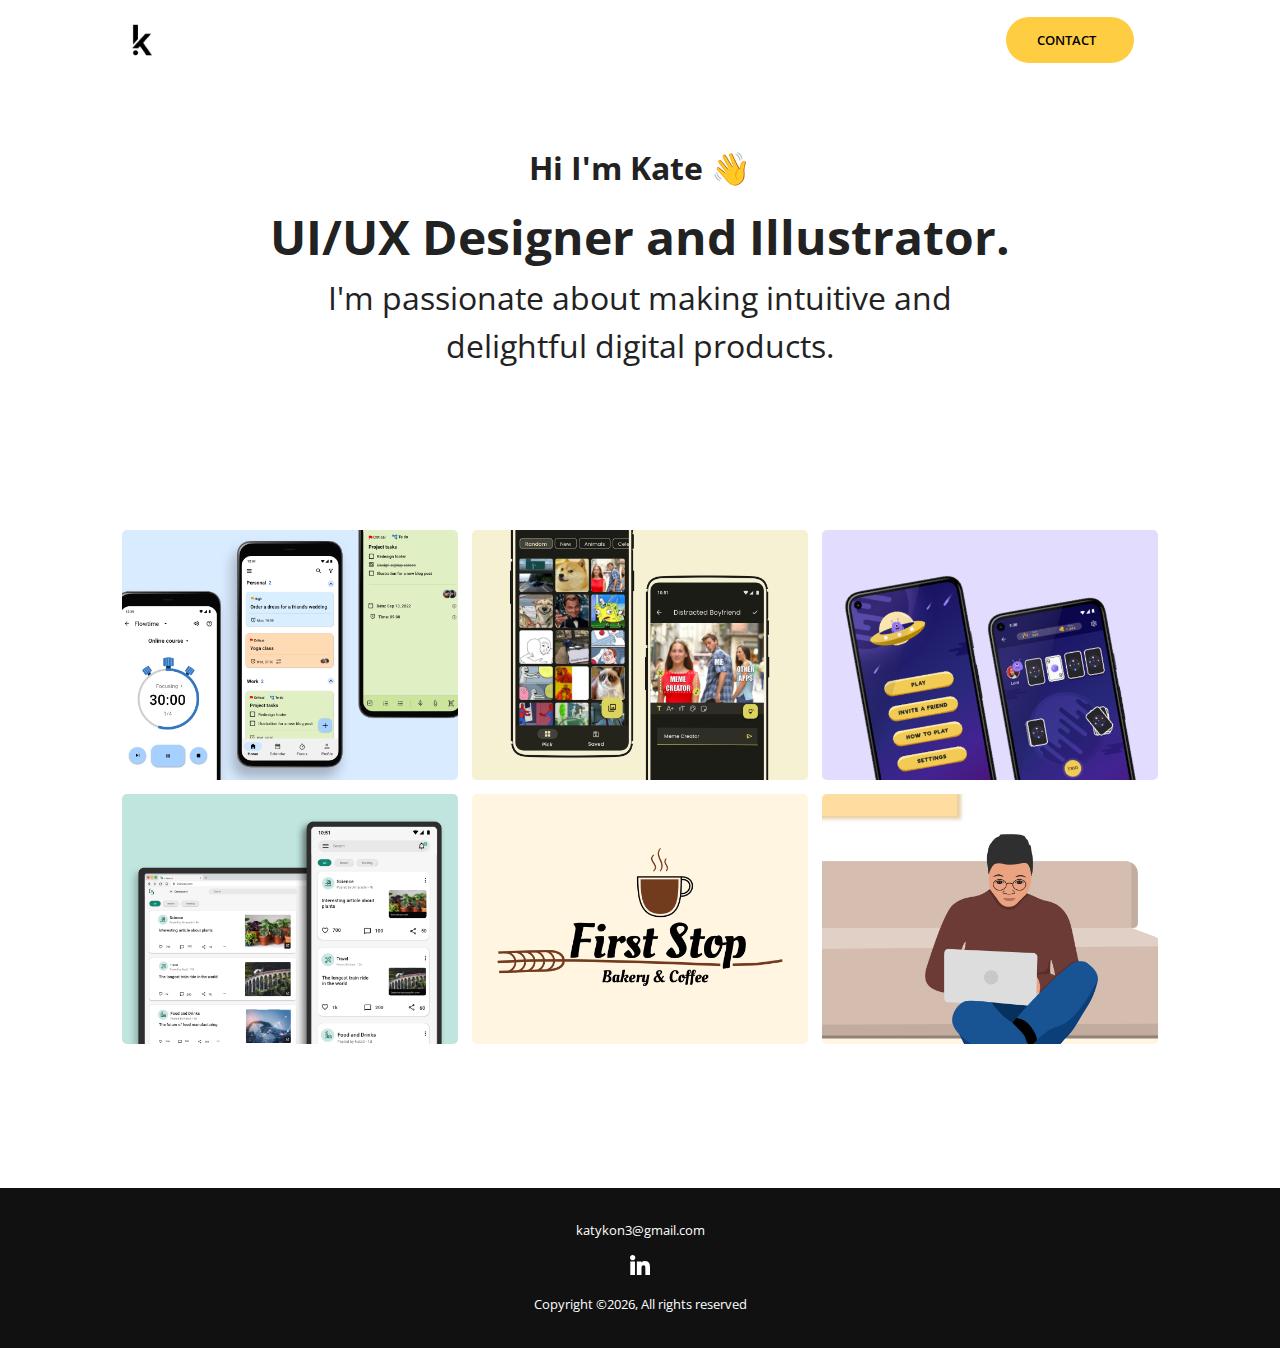
<file: index.html>
<!DOCTYPE html>
<html lang="en">
  <head>
    <meta charset="UTF-8">
    <meta http-equiv="X-UA-Compatible" content="IE=edge">
    <meta name="viewport" content="width=device-width, initial-scale=1.0">
    <!-- Primary Meta Tags -->
    <title>Kate's Portfolio - UI/UX Designer</title>
    <meta name="title" content="Kate's Portfolio - UI/UX Designer">
    <meta
      name="description"
      content="UI/UX Designer with experience in mobile design, web design, brand identity and product design.">

    <!-- Open Graph / Facebook -->
    <meta property="og:type" content="website">
    <meta
      property="og:url"
      content="https://katekon.design">
    <meta property="og:title" content="Kate's Portfolio - UI/UX Designer">
    <meta
      property="og:description"
      content="UI/UX Designer with experience in mobile design, web design, brand identity and product design.">
    <meta
      property="og:image"
      content="https://katekon.design/assets/project/project-one.png">

    <!-- Twitter -->
    <meta property="twitter:card" content="summary_large_image">
    <meta
      property="twitter:url"
      content="https://katekon.design">
    <meta property="twitter:title" content="Kate's Portfolio - UI/UX Designer">
    <meta
      property="twitter:description"
      content="UI/UX Designer with experience in mobile design, web design, brand identity and product design.">
    <meta
      property="twitter:image"
      content="https://katekon.design/assets/project/project-one.png">

    <!-- Link -->
    <link
      rel="apple-touch-icon"
      sizes="180x180"
      href="assets/favicon/apple-touch-icon.png">
    <link
      rel="icon"
      type="image/png"
      sizes="16x16"
      href="/assets/favicon/favicon-16x16.png">
    <link
      rel="icon"
      type="image/png"
      sizes="32x32"
      href="assets/favicon/favicon-32x32.png">
    <link
      rel="icon"
      type="image/png"
      sizes="192x192"
      href="assets/favicon/android-chrome-192x192.png">
    <link
      rel="icon"
      type="image/png"
      sizes="512x512"
      href="assets/favicon/android-chrome-512x512.png">
    <link rel="icon" type="image/x-icon" href="assets/favicon/favicon.ico">
    <link rel="manifest" href="assets/favicon/site.webmanifest">
    <link
      rel="stylesheet"
      href="https://use.fontawesome.com/releases/v5.15.4/css/all.css"
      integrity="sha384-DyZ88mC6Up2uqS4h/KRgHuoeGwBcD4Ng9SiP4dIRy0EXTlnuz47vAwmeGwVChigm"
      crossorigin="anonymous">
    <link rel="stylesheet" href="css/style.css">
    <link rel="stylesheet" href="css/utilities.css">
  </head>
  <body>
    <header id="hero">
      <!-- Navbar -->
      <nav class="navbar">
        <div class="container">
          <!-- Logo -->
          <h1 id="logo">
            <a href="index.html"><img src="./assets/logo.png" alt="Kate Design Logo"></a>
          </h1>
          <!-- Navbar links -->
          <ul class="nav-menu">
            <li>
              <a
                class="nav-link btn btn-primary"
                href="mailto:katykon3@gmail.com"
                >CONTACT <i class="fas fa-arrow-right"></i
              ></a>
            </li>

            <!-- Hamburger menu -->
          </ul>
          <div class="hamburger">
            <span class="bar"></span>
            <span class="bar"></span>
            <span class="bar"></span>
          </div>
        </div>
      </nav>

      <section class="header-container">
        <h1>Hi I'm Kate 👋</h1>

        <div class="content-text">
          <h2>UI/UX Designer and Illustrator. </h2>

          <p style="font-size: 2rem;">
            I'm passionate about making intuitive and delightful digital products.
          </p>
        </div>        
      </section>
    </header>

    <!-- Projects -->
    <section id="projects" class="project-container container">
      <article class="project">
        <!-- Project 1 -->
        <div onclick="location.href='project1.html';" class="card" style="cursor: pointer;">
          <div class="project-info">
            <div class="project-bio">
              <h3>Planndu</h3>
              <p>Productivity Mobile App</p>
            </div>

            <div class="project-link">
             <i class="fab fa-android" onclick="event.preventDefault(); event.stopPropagation(); window.open('https://play.google.com/store/apps/details?id=com.leadstepp.alldone','_blank','noopener');" style="margin-right: 8px;"></i>
             <i class="fas fa-globe" onclick="event.preventDefault(); event.stopPropagation(); window.open('https://planndu.com/','_blank','noopener');"></i>
            </div>
          </div>
        </div>

        <!-- Project 2 -->
        <div onclick="location.href='project2.html';" class="card" style="cursor: pointer;">
          <div class="project-info">
            <div class="project-bio">
              <h3>Meme Creator</h3>
              <p>Android App</p>
            </div>

        <div class="project-link">
             <i class="fab fa-android" onclick="event.preventDefault(); event.stopPropagation(); window.open('https://play.google.com/store/apps/details?id=com.leadstepp.memecreator','_blank','noopener');" style="margin-right: 8px;"></i>
             <i class="fas fa-globe" onclick="event.preventDefault(); event.stopPropagation(); window.open('https://getmemecreator.com/','_blank','noopener');"></i>
            </div>
          </div>
        </div>

        <!-- Porject 3 -->
        <div onclick="location.href='project3.html';" class="card" style="cursor: pointer;">
          <div class="project-info">
            <div class="project-bio">
               <h3>Trio Cards</h3>
              <p>Mobile Cards Game</p>
             
            </div>
          </div>
        </div>

        <!-- Project 4 -->
        <div onclick="location.href='project4.html';" class="card" style="cursor: pointer;">
          <div class="project-info">
            <div class="project-bio">
             <h3>Linkread</h3>
              <p>Articles Web & Mobile</p>
          
            </div>
          </div>
        </div>

        <!-- Project 5 -->
        <div onclick="location.href='project5.html';" class="card" style="cursor: pointer;">
          <div class="project-info">
            <div class="project-bio">
                <h3>Side Projects</h3>
              <p>Branding, Logos</p>
           
            </div>
          </div>
        </div>

        <!-- Project 6 -->
        <div onclick="location.href='project6.html';" class="card" style="cursor: pointer;">
          <div class="project-info">
            <div class="project-bio">
               <h3>Illustrations</h3>
              <p>Blogs, Social Media</p>
       
            </div>
          </div>
        </div>
      </article>
    </section>

    <footer id="footer">
      <div class="container">
        <a href="mailto:katykon3@gmail.com">katykon3@gmail.com</a>
        <!-- Social links -->
        <div class="social">
          <a href="https://www.linkedin.com/in/kate-kontorovich-83bbb2213/" target="_blank"
            ><img src="./assets/linkedin-icon.svg" alt="Linkedin"></a>
        </div>
        <p>Copyright &copy;<span id="datee"></span>, All rights reserved</p>
      </div>
    </footer>
    <script src="js/script.js"></script>
  </body>
</html>
</file>
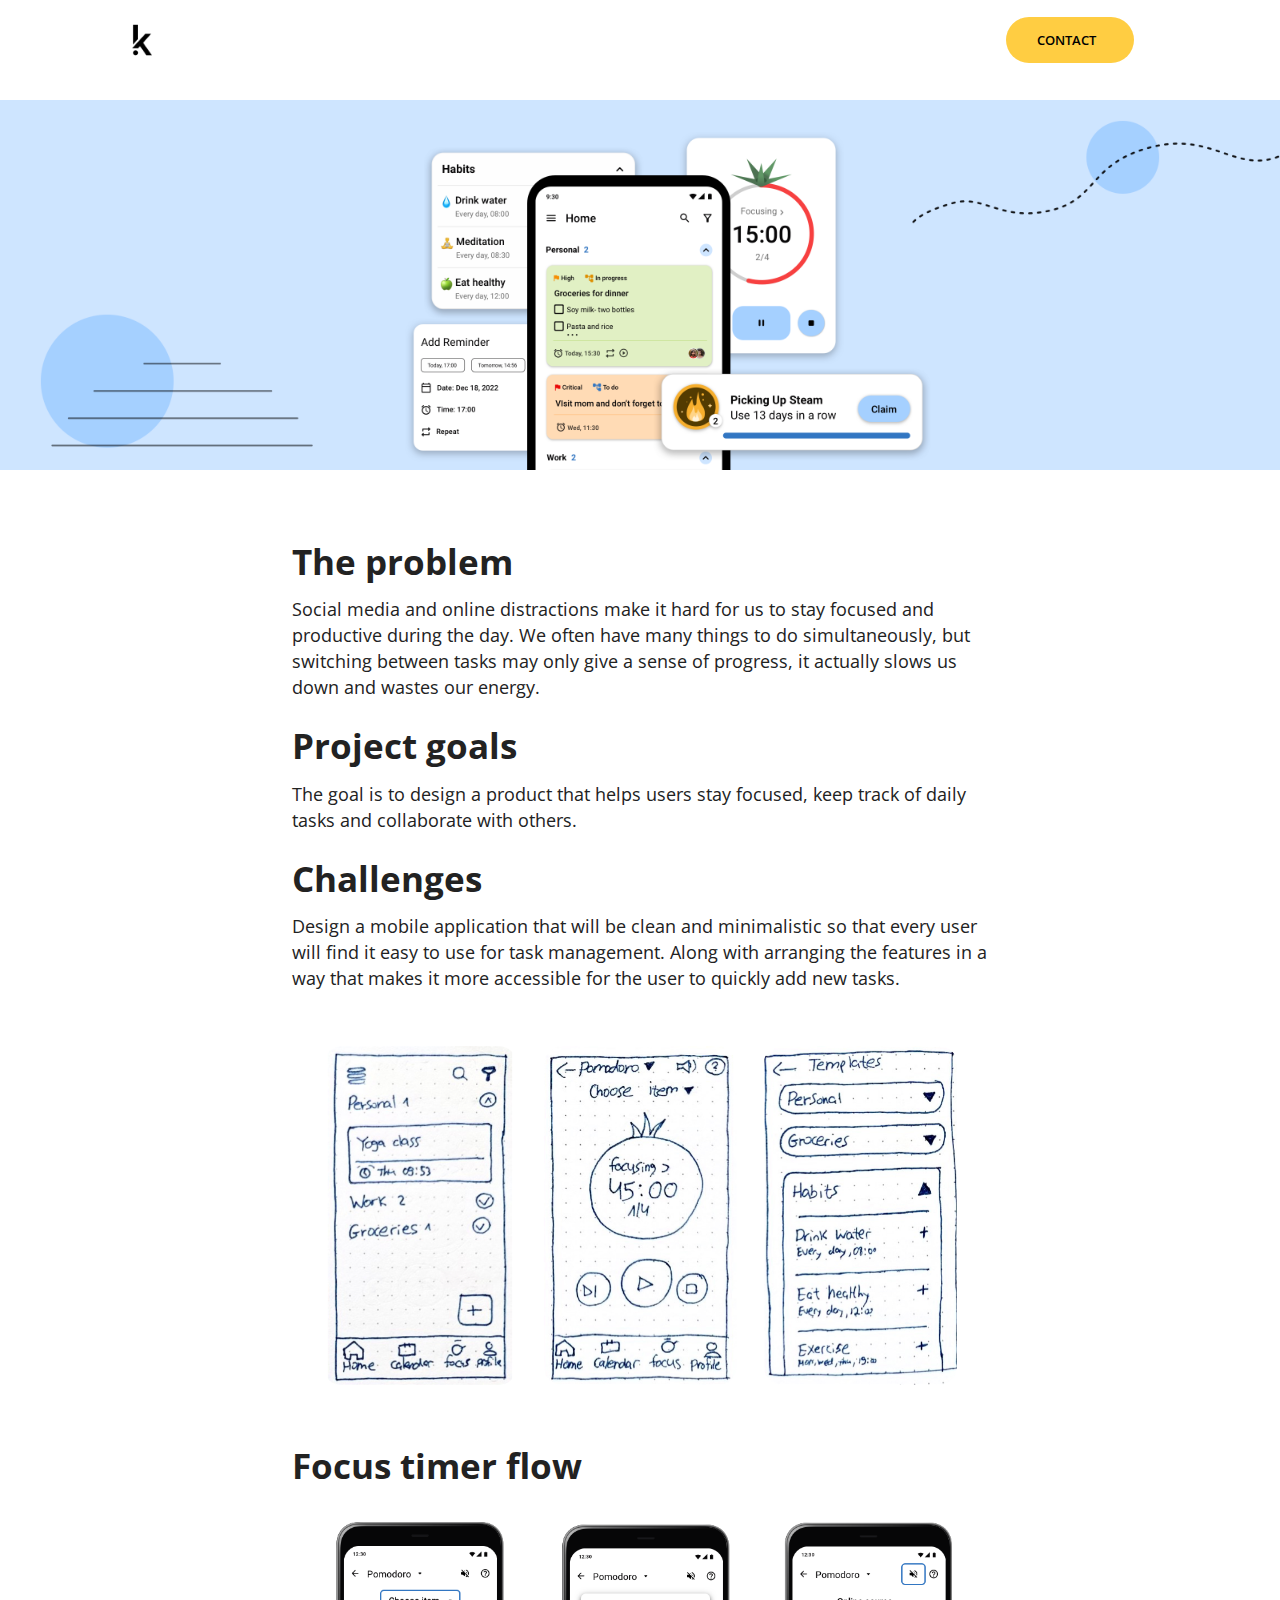
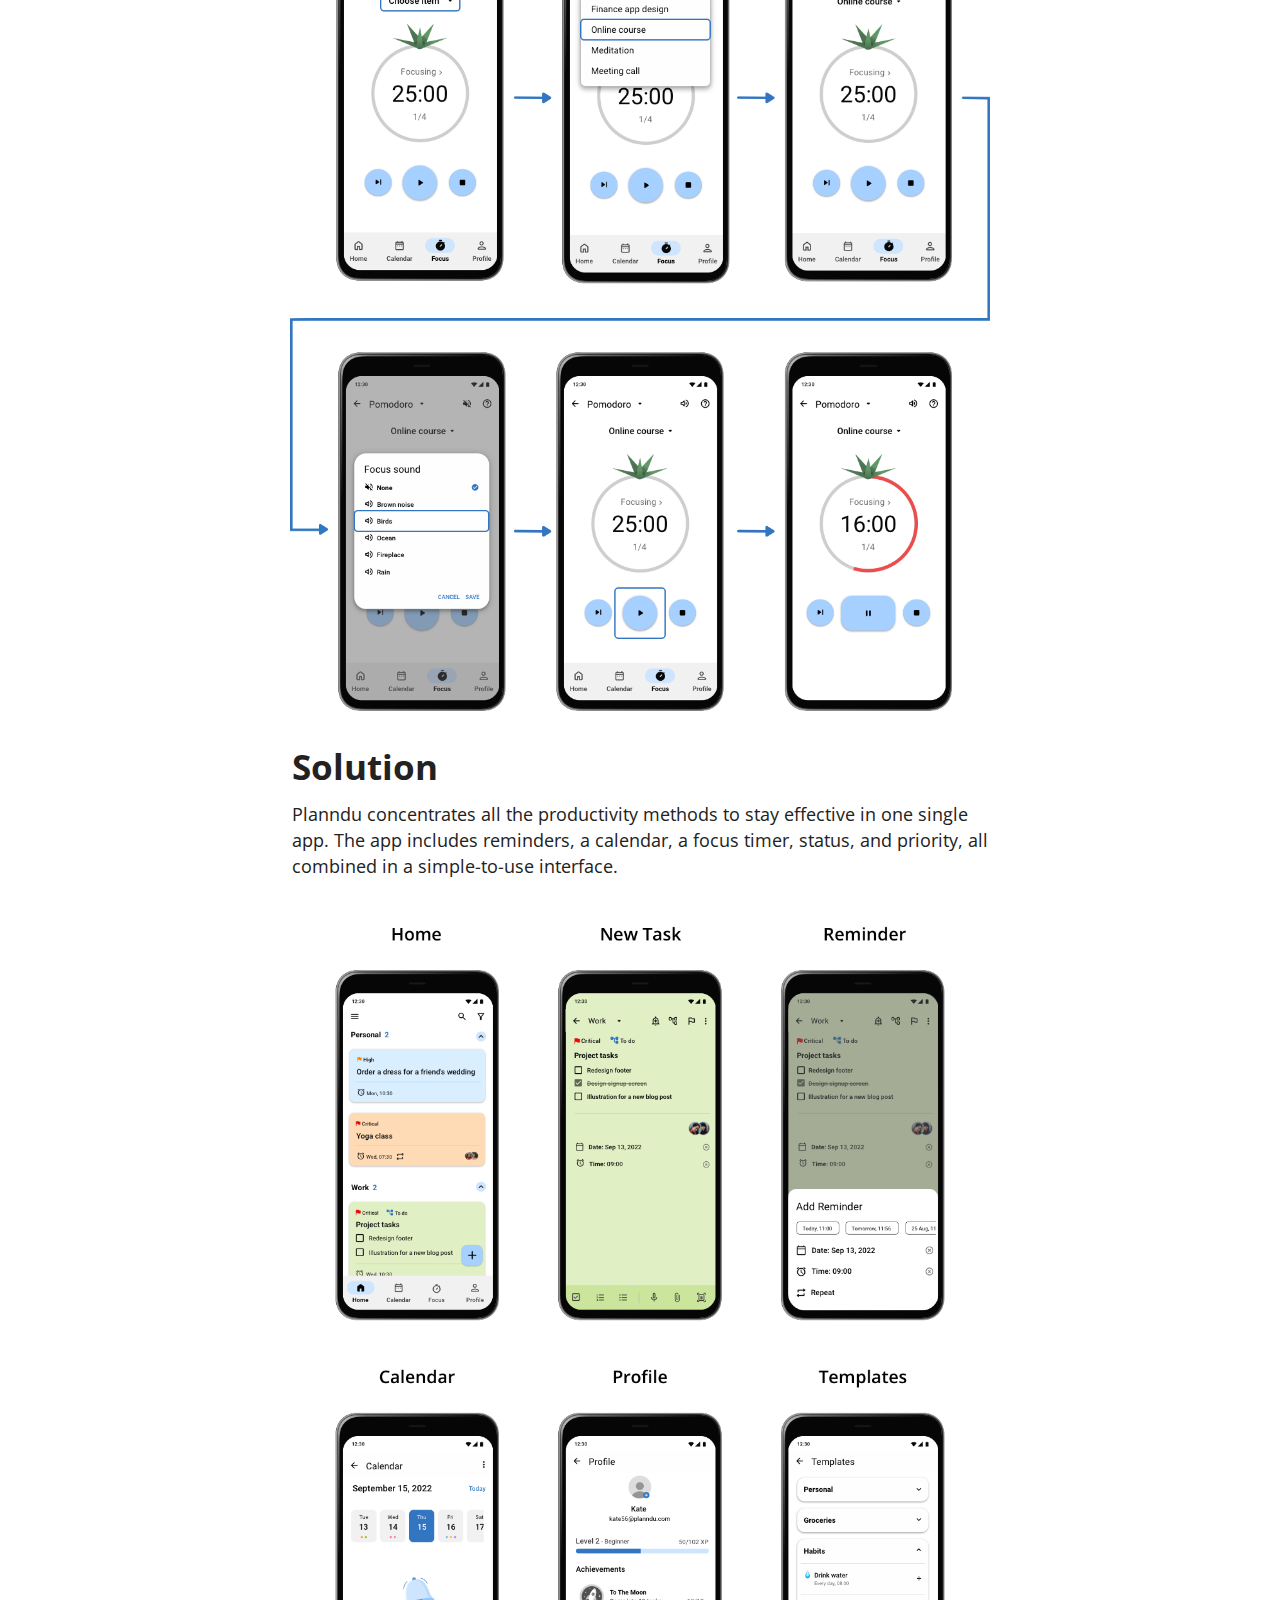
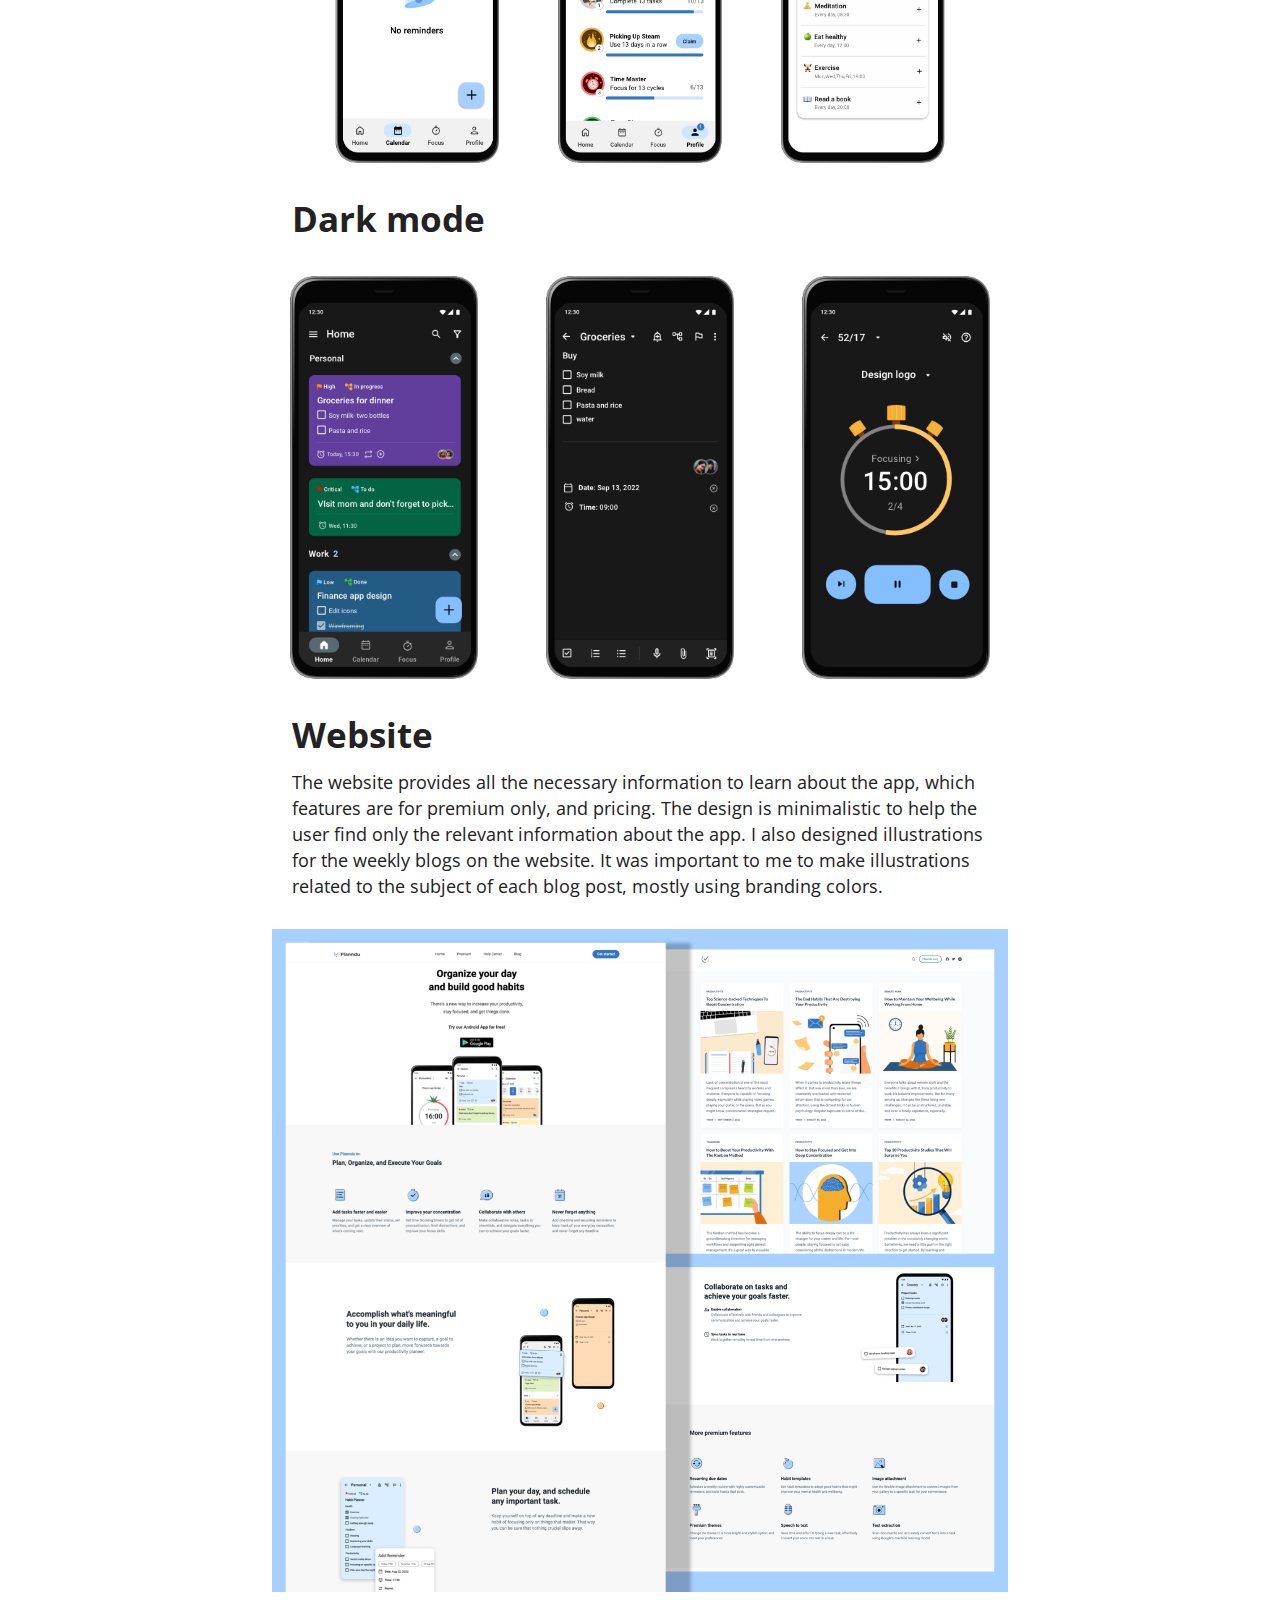
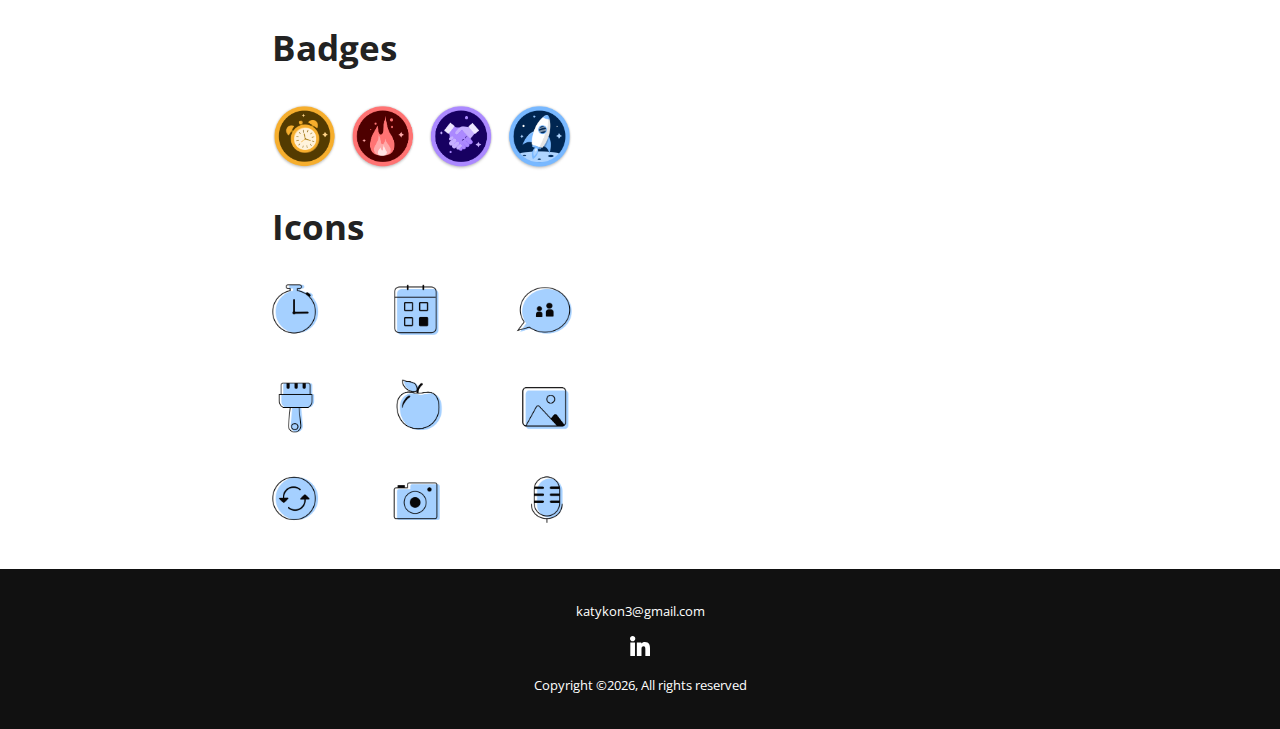
<file: project1.html>
<!DOCTYPE html>
<html lang="en">
  <head>
    <meta charset="UTF-8">
    <meta http-equiv="X-UA-Compatible" content="IE=edge">
    <meta name="viewport" content="width=device-width, initial-scale=1.0">
    <!-- Primary Meta Tags -->
    <title>Kate's Portfolio - UI/UX Designer</title>
    <meta name="title" content="Kate's Portfolio - UI/UX Designer">
    <meta
      name="description"
      content="UI/UX Designer with experience in mobile design, web design, brand identity and product design.">
    <!-- Open Graph / Facebook -->
    <meta property="og:type" content="website">
    <meta
      property="og:url"
      content="https://katekon.design">
    <meta property="og:title" content="Kate's Portfolio - UI/UX Designer">
    <meta
      property="og:description"
      content="UI/UX Designer with experience in mobile design, web design, brand identity and product design.">
    <meta
      property="og:image"
      content="https://katekon.design/assets/project/project-one.png">

    <!-- Twitter -->
    <meta property="twitter:card" content="summary_large_image">
    <meta
      property="twitter:url"
      content="https://katekon.design">
    <meta property="twitter:title" content="Kate's Portfolio - UI/UX Designer">
    <meta
      property="twitter:description"
      content="UI/UX Designer with experience in mobile design, web design, brand identity and product design.">
    <meta
      property="twitter:image"
           content="https://katekon.design/assets/project/project-one.png">


    <!-- Link -->
    <link
      rel="apple-touch-icon"
      sizes="180x180"
      href="assets/favicon/apple-touch-icon.png">
    <link
      rel="icon"
      type="image/png"
      sizes="16x16"
      href="/assets/favicon/favicon-16x16.png">
    <link
      rel="icon"
      type="image/png"
      sizes="32x32"
      href="assets/favicon/favicon-32x32.png">
    <link
      rel="icon"
      type="image/png"
      sizes="192x192"
      href="assets/favicon/android-chrome-192x192.png">
    <link
      rel="icon"
      type="image/png"
      sizes="512x512"
      href="assets/favicon/android-chrome-512x512.png">
    <link rel="icon" type="image/x-icon" href="assets/favicon/favicon.ico">
    <link rel="manifest" href="assets/favicon/site.webmanifest">
    <link
      rel="stylesheet"
      href="https://use.fontawesome.com/releases/v5.15.4/css/all.css"
      integrity="sha384-DyZ88mC6Up2uqS4h/KRgHuoeGwBcD4Ng9SiP4dIRy0EXTlnuz47vAwmeGwVChigm"
      crossorigin="anonymous">
    <link rel="stylesheet" href="css/style.css">
    <link rel="stylesheet" href="css/utilities.css">
  </head>
  <body>
    <header id="hero">
      <!-- Navbar -->
      <nav class="navbar">
        <div class="container">
          <!-- Logo -->
          <h1 id="logo">
            <a href="index.html"
              ><img src="./assets/logo.png" alt="Kate Design Logo"></a>
          </h1>
          <!-- Navbar links -->
          <ul class="nav-menu">
            <li>
              <a
                class="nav-link btn btn-primary"
                href="mailto:katykon3@gmail.com"
                >CONTACT <i class="fas fa-arrow-right"></i
              ></a>
            </li>

            <!-- Hamburger menu -->
          </ul>
          <div class="hamburger">
            <span class="bar"></span>
            <span class="bar"></span>
            <span class="bar"></span>
          </div>
        </div>
      </nav>
    </header>

    <!-- Projects -->
    <!-- ================================
         portfolio Single Images
    ================================== -->
    <section class="portfolio-single portfolio-single-images pt-0">
         <div class="portfolio-item__img">
              <img src="assets/project-planndu/top_image_planndu.png" style="max-width: 100%;" alt="portfolio image" class="project_img">
            </div><!-- /.portfolio-item__img -->
        
      <div class="container" style="max-width: 800px;">
          <div class="col-sm-12 col-md-12 col-lg-8">
            <h3 class="portfolio-item__title">The problem</h3>
            <div class="portfolio-item__desc mb-50">
              <p>Social media and online distractions make it hard for us to stay focused and productive during the day.
               We often have many things to do simultaneously, but switching between tasks may only give a sense of progress, it actually slows us down and wastes our energy.</p>
            </div><!-- /.portfolio-item__desc -->
            
            <h3 class="portfolio-item__title">Project goals</h3>
            <div class="portfolio-item__desc mb-50">
              <p>The goal is to design a product that helps users stay focused, keep track of daily tasks and collaborate with others.</p>
            </div><!-- /.portfolio-item__desc -->
            
            <h3 class="portfolio-item__title">Challenges</h3>
            <div class="portfolio-item__desc mb-50">
              <p>Design a mobile application that will be clean and minimalistic so that every user will find it easy to use for task management. Along with arranging the features in a way that makes it more accessible for the user to quickly add new tasks.</p>
            </div><!-- /.portfolio-item__desc -->
          </div><!-- /.col-lg-8 -->
          <div class="col-sm-12 col-md-12 col-lg-12">
            <div class="portfolio-item_space">
              <img src="assets/project-planndu/sketches_planndu.png" style="max-width: 700px;" alt="portfolio image" class="project_img">
            </div><!-- /.portfolio-item__img -->
             <h3 class="portfolio-item__title">Focus timer flow</h3>
            <div class="portfolio-item_space">
              <img src="assets/project-planndu/focus_timer_flow_planndu.png" style="max-width: 700px;" alt="portfolio image" class="project_img">
            </div><!-- /.portfolio-item__img -->
            <h3 class="portfolio-item__title">Solution</h3>
            <div class="portfolio-item__desc mb-50">
              <p>Planndu concentrates all the productivity methods to stay effective in one single app. The app includes reminders, a calendar, a focus timer, status, and priority, all combined in a simple-to-use interface.</p>
            </div><!-- /.portfolio-item__desc -->
            <div class="portfolio-item_space">
              <img src="assets/project-planndu/planndu_screenshots.png" style="max-width: 800px;" alt="portfolio image" class="project_img">
            </div><!-- /.portfolio-item__img -->            
            <h3 class="portfolio-item__title">Dark mode</h3>
            <div class="portfolio-item_space">
              <img src="assets/project-planndu/screenshots_dark_mode_planndu.png" style="max-width: 700px;" alt="portfolio image" class="project_img">
            </div>
            <h3 class="portfolio-item__title">Website</h3>
            <div class="portfolio-item__desc mb-50" >
              <p>The website provides all the necessary information to learn about the app, which features are for premium only, and pricing. The design is minimalistic to help the user find only the relevant information about the app. I also designed illustrations for the weekly blogs on the website. It was important to me to make illustrations related to the subject of each blog post, mostly using branding colors.</p>
            </div><!-- /.portfolio-item__desc -->
            <div class="portfolio-item_space" >
              <img src="assets/project-planndu/landing_page_planndu.png" style="max-width: 900px;" alt="portfolio image" class="project_img">
            </div>
            <h3 class="portfolio-item__title2">Badges</h3>
            <div class="portfolio-item_space2">
              <img src="assets/project-planndu/badges_planndu.png" style="max-width: 300px;" alt="portfolio image" class="project_img">
            </div>
            <h3 class="portfolio-item__title2">Icons</h3>
            <div class="portfolio-item_space2">
              <img src="assets/project-planndu/icons_planndu.png" style="max-width: 300px;" alt="portfolio image" class="project_img">
            </div>
          </div><!-- /.col-lg-12 -->
      </div><!-- /.container -->
    </section><!-- /.portfolio Single Images -->


    <footer id="footer">
      <div class="container">
        <a href="mailto:katykon3@gmail.com">katykon3@gmail.com</a>
        <!-- Social links -->
        <div class="social">
          <a href="https://www.linkedin.com/in/kate-kontorovich-83bbb2213/" target="_blank"
            ><img src="./assets/linkedin-icon.svg" alt="Linkedin"></a>
        </div>
        <p>Copyright &copy;<span id="datee"></span>, All rights reserved</p>
      </div>
    </footer>
    <script src="js/script.js"></script>
  </body>
</html>
</file>
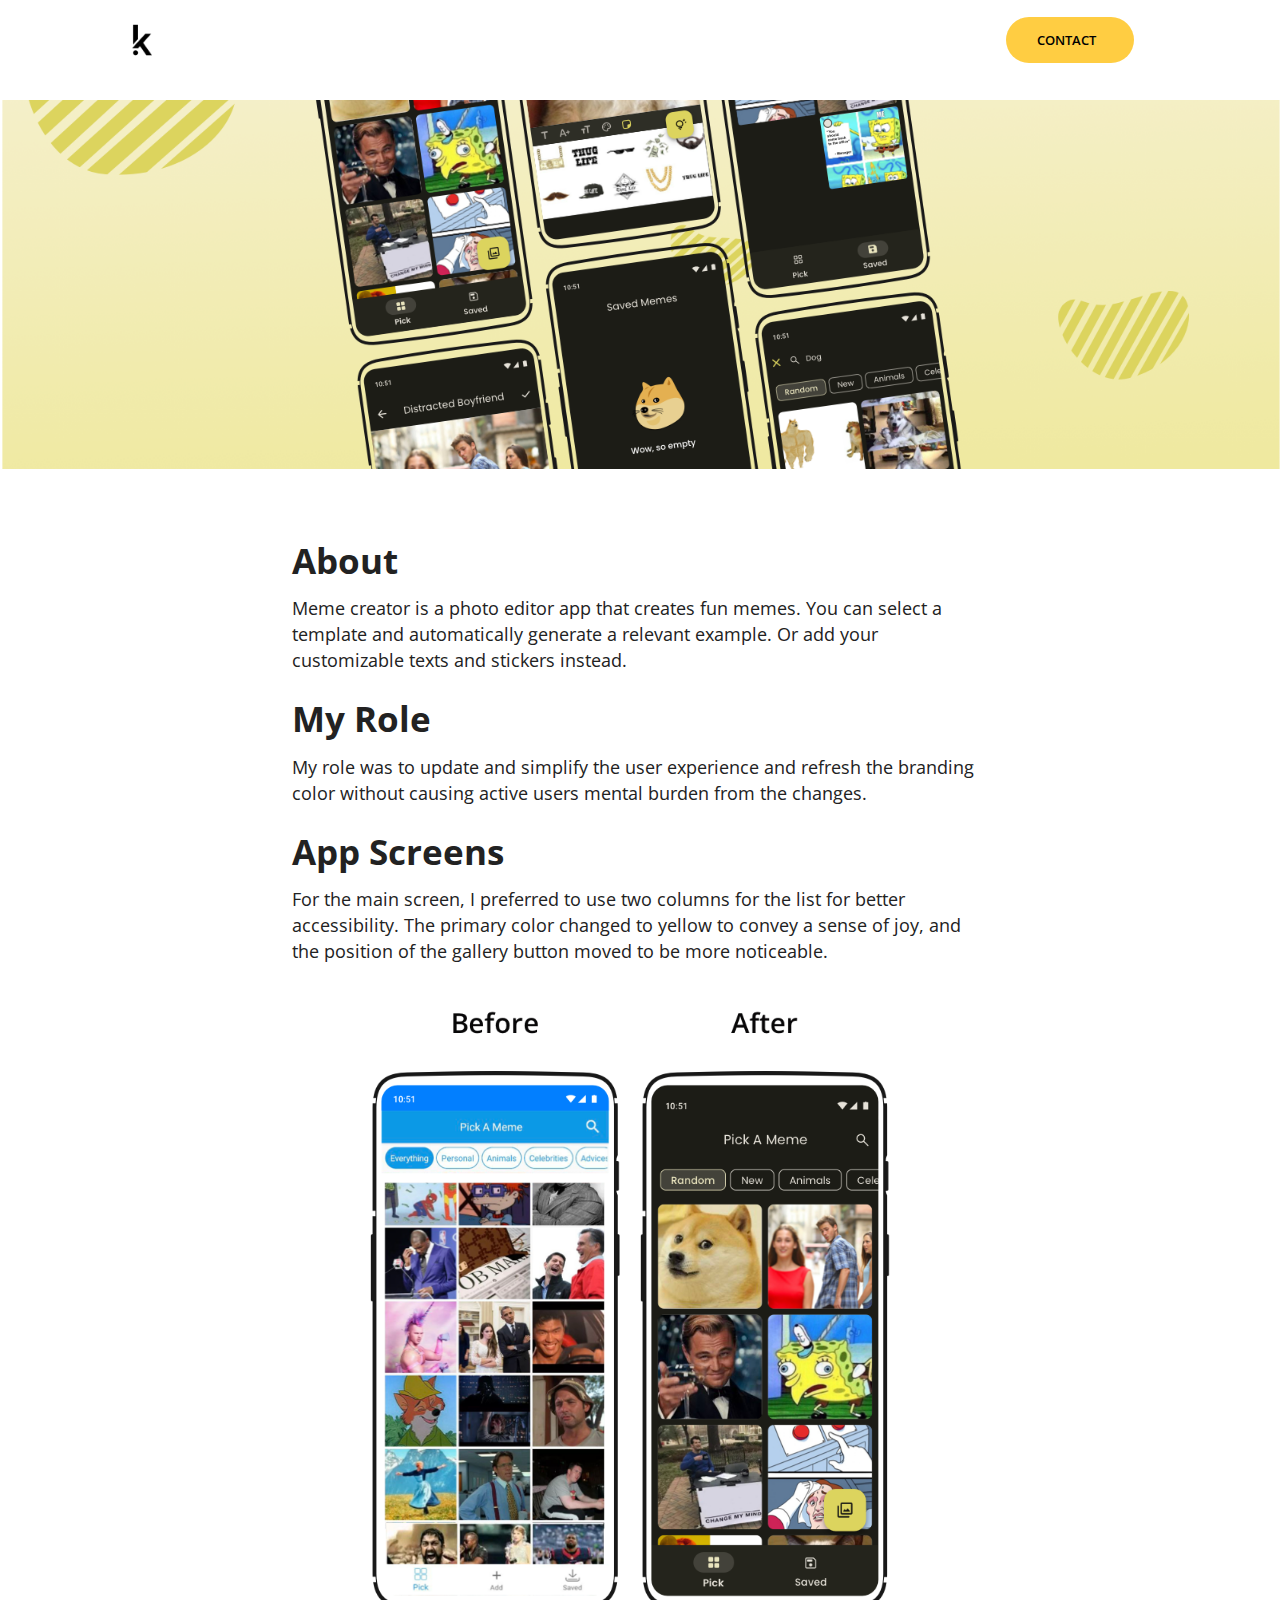
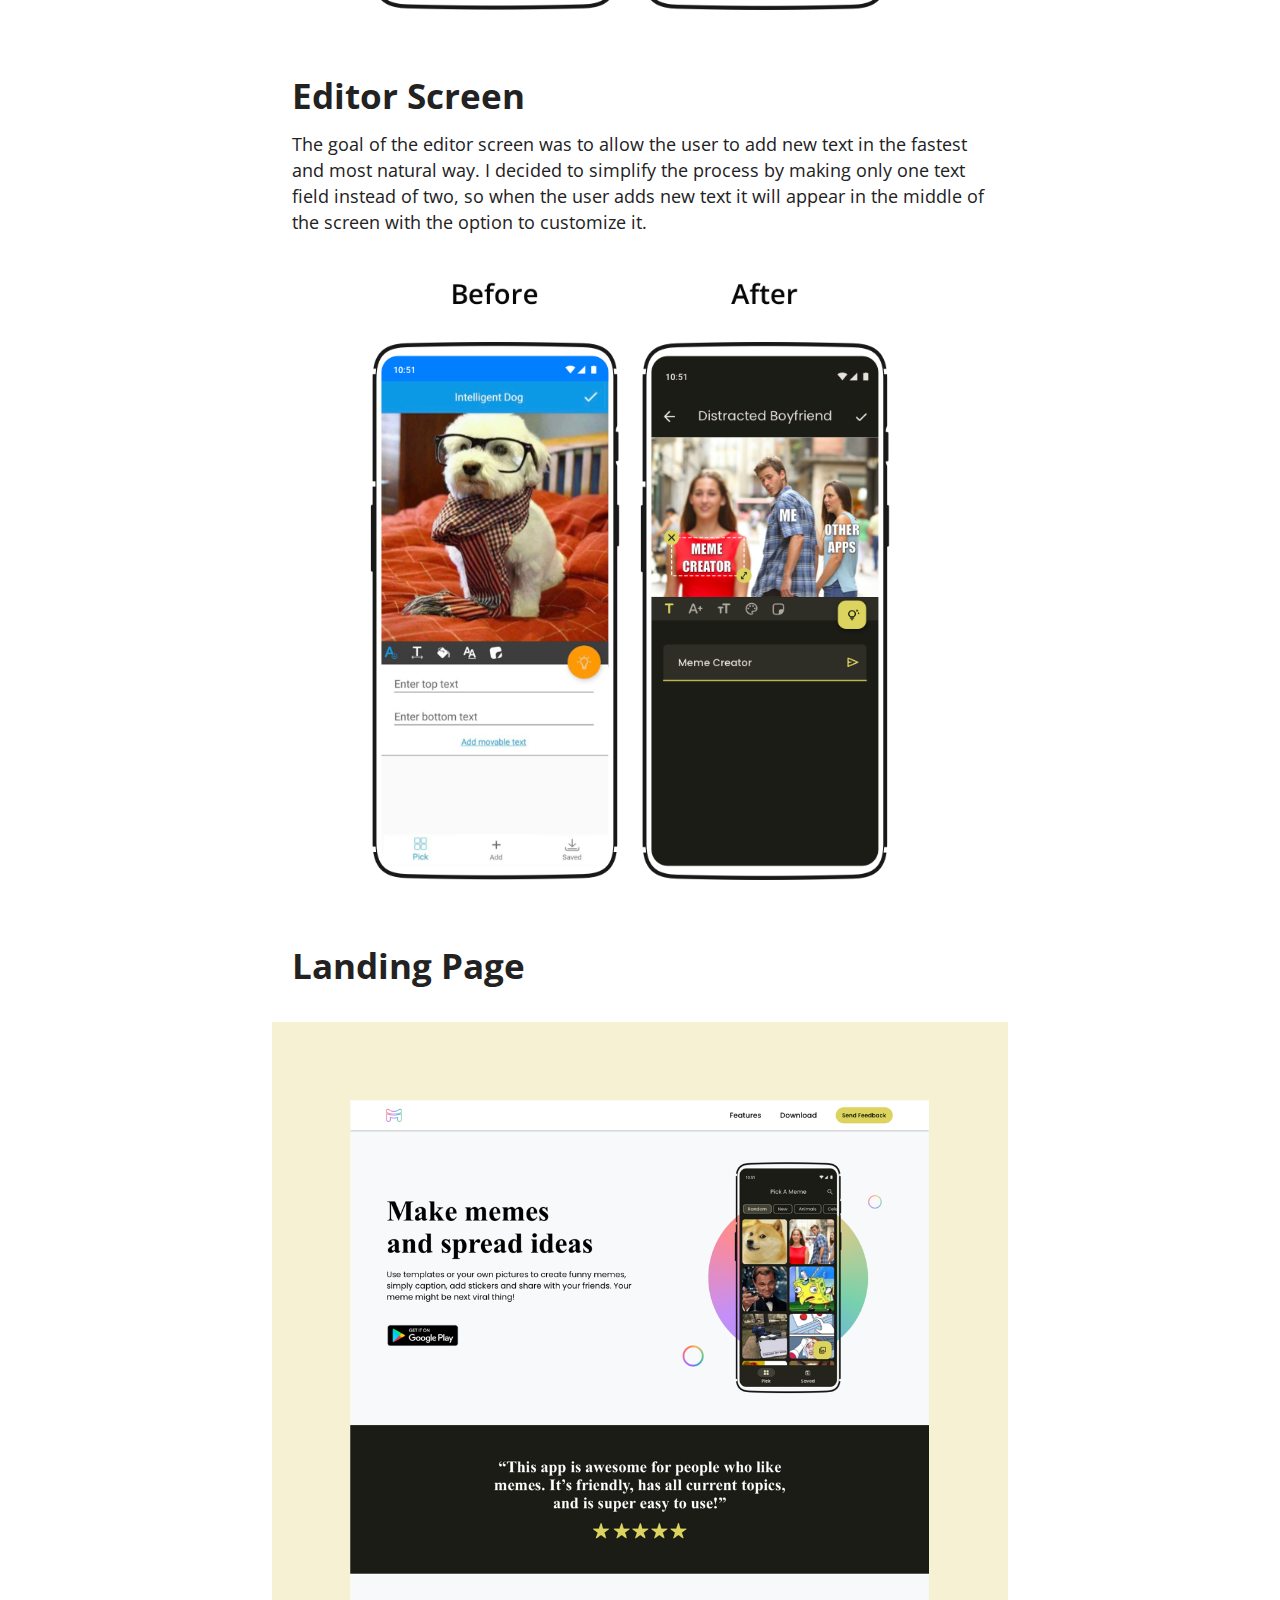
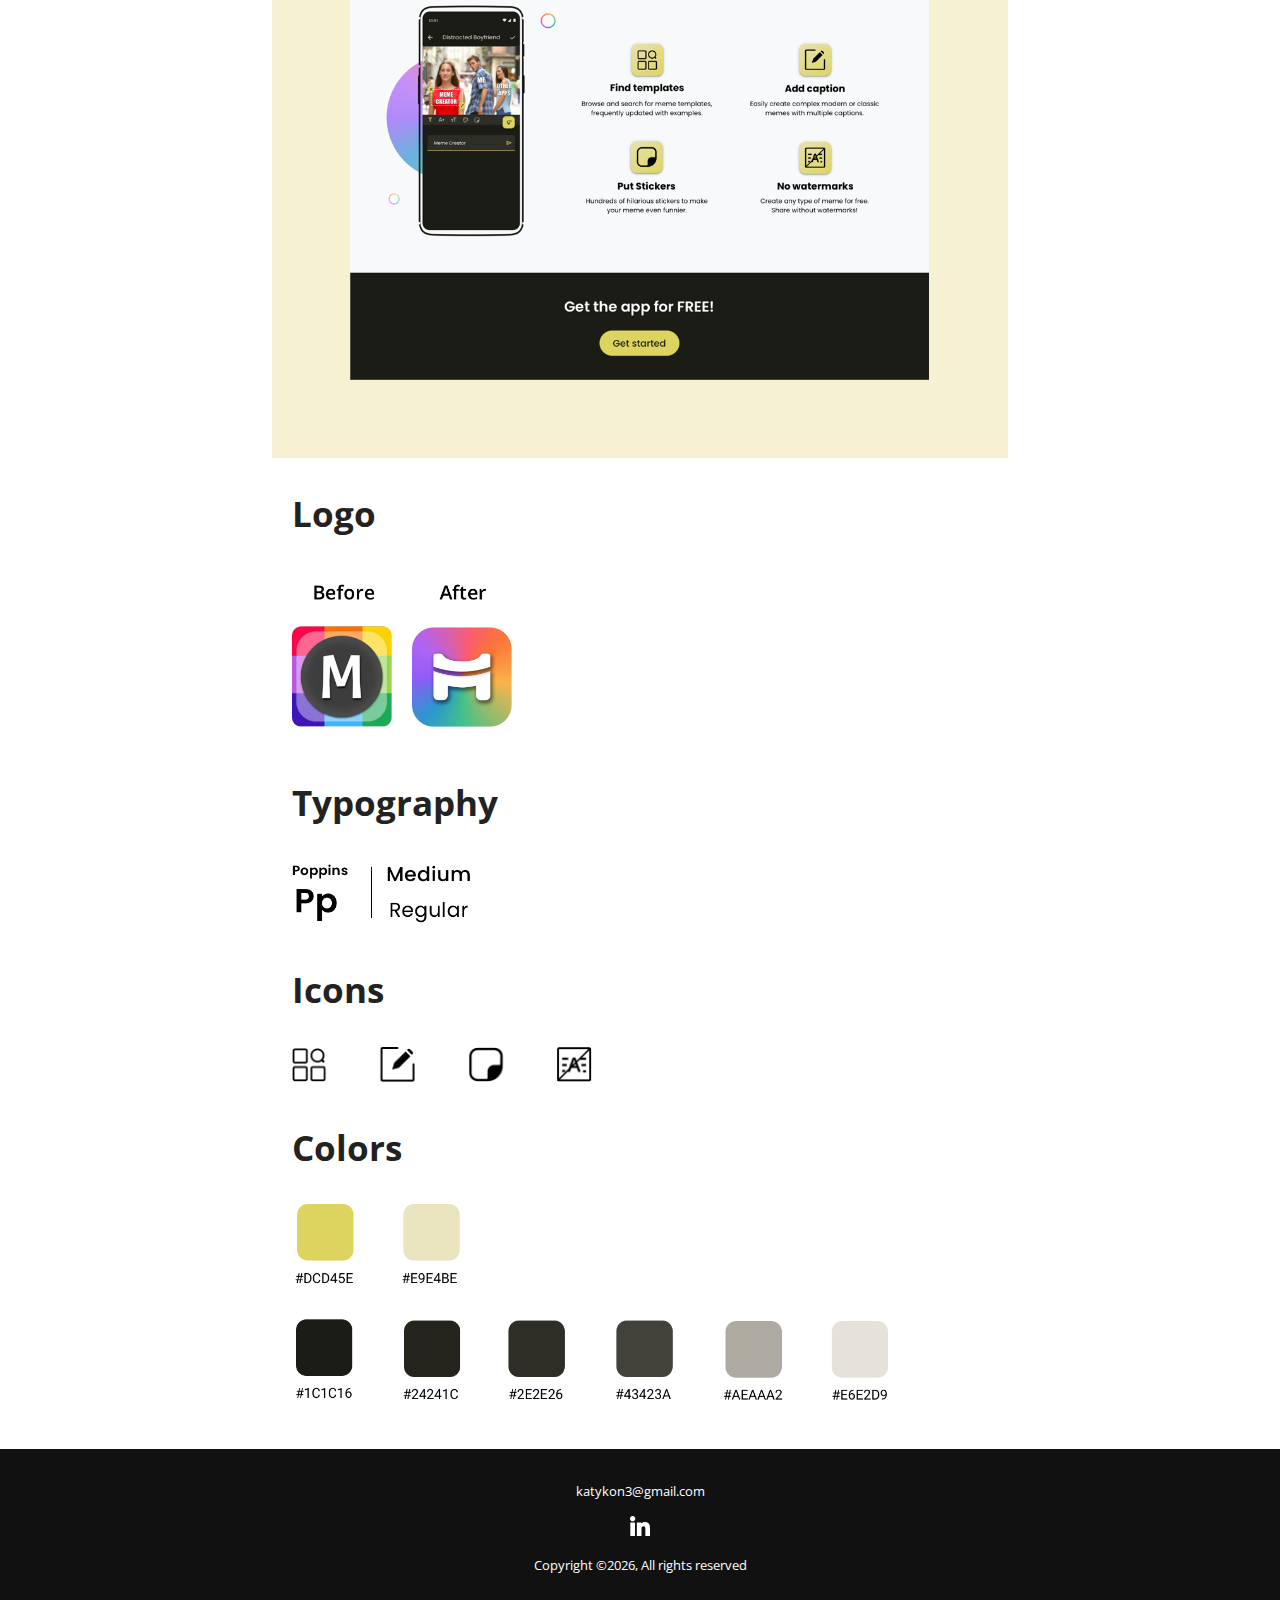
<file: project2.html>
<!DOCTYPE html>
<html lang="en">
  <head>
    <meta charset="UTF-8">
    <meta http-equiv="X-UA-Compatible" content="IE=edge">
    <meta name="viewport" content="width=device-width, initial-scale=1.0">
    <!-- Primary Meta Tags -->
    <title>Kate's Portfolio - UI/UX Designer</title>
    <meta name="title" content="Kate's Portfolio - UI/UX Designer">
    <meta
      name="description"
      content="UI/UX Designer with experience in mobile design, web design, brand identity and product design.">

    <!-- Open Graph / Facebook -->
    <meta property="og:type" content="website">
    <meta
      property="og:url"
      content="https://katekon.design">
    <meta property="og:title" content="Kate's Portfolio - UI/UX Designer">
    <meta
      property="og:description"
      content="UI/UX Designer with experience in mobile design, web design, brand identity and product design.">
    <meta
      property="og:image"
      content="https://katekon.design/assets/project/project-one.png">

    <!-- Twitter -->
    <meta property="twitter:card" content="summary_large_image">
    <meta
      property="twitter:url"
      content="https://katekon.design">
    <meta property="twitter:title" content="Kate's Portfolio - UI/UX Designer">
    <meta
      property="twitter:description"
      content="UI/UX Designer with experience in mobile design, web design, brand identity and product design.">
    <meta
      property="twitter:image"
           content="https://katekon.design/assets/project/project-one.png">


    <!-- Link -->
    <link
      rel="apple-touch-icon"
      sizes="180x180"
      href="assets/favicon/apple-touch-icon.png">
    <link
      rel="icon"
      type="image/png"
      sizes="16x16"
      href="/assets/favicon/favicon-16x16.png">
    <link
      rel="icon"
      type="image/png"
      sizes="32x32"
      href="assets/favicon/favicon-32x32.png">
    <link
      rel="icon"
      type="image/png"
      sizes="192x192"
      href="assets/favicon/android-chrome-192x192.png">
    <link
      rel="icon"
      type="image/png"
      sizes="512x512"
      href="assets/favicon/android-chrome-512x512.png">
    <link rel="icon" type="image/x-icon" href="assets/favicon/favicon.ico">
    <link rel="manifest" href="assets/favicon/site.webmanifest">
    <link
      rel="stylesheet"
      href="https://use.fontawesome.com/releases/v5.15.4/css/all.css"
      integrity="sha384-DyZ88mC6Up2uqS4h/KRgHuoeGwBcD4Ng9SiP4dIRy0EXTlnuz47vAwmeGwVChigm"
      crossorigin="anonymous">
    <link rel="stylesheet" href="css/style.css">
    <link rel="stylesheet" href="css/utilities.css">
  </head>
  <body>
    <header id="hero">
      <!-- Navbar -->
      <nav class="navbar">
        <div class="container">
          <!-- Logo -->
          <h1 id="logo">
            <a href="index.html"
              ><img src="./assets/logo.png" alt="Kate Design Logo"></a>
          </h1>
          <!-- Navbar links -->
          <ul class="nav-menu">
            <li>
              <a
                class="nav-link btn btn-primary"
                href="mailto:katykon3@gmail.com"
                >CONTACT <i class="fas fa-arrow-right"></i
              ></a>
            </li>

            <!-- Hamburger menu -->
          </ul>
          <div class="hamburger">
            <span class="bar"></span>
            <span class="bar"></span>
            <span class="bar"></span>
          </div>
        </div>
      </nav>
    </header>

    <!-- Projects -->
    <!-- ================================
         portfolio Single Images
    ================================== -->
    <section class="portfolio-single portfolio-single-images pt-0">
         <div class="portfolio-item__img">
              <img src="assets/project-meme/header.png" style="max-width: 100%;" alt="portfolio image" class="project_img">
            </div><!-- /.portfolio-item__img -->
        
      <div class="container" style="max-width: 800px;">
          <div>
            <h3 class="portfolio-item__title">About</h3>
            <div class="portfolio-item__desc mb-50">
              <p>Meme creator is a photo editor app that creates fun memes. You can select a template and automatically generate a relevant example. Or add your customizable texts and stickers instead.</p>
            </div><!-- /.portfolio-item__desc -->
            <h3 class="portfolio-item__title">My Role</h3>
            <div class="portfolio-item__desc mb-50">
              <p>My role was to update and simplify the user experience and refresh the branding color without causing active users mental burden from the changes.</p>
            </div><!-- /.portfolio-item__desc -->
             <h3 class="portfolio-item__title">App Screens</h3>
             <div class="portfolio-item__desc mb-50">
             <p>
             For the main screen, I preferred to use two columns for the list for better accessibility. The primary color changed to yellow to convey a sense of joy, and the position of the gallery button moved to be more noticeable.
             </p>
             </div>
          </div><!-- /.col-lg-8 -->
          <div>
    
    
             <div class="row">
 				 <div class="column" style="margin-top: 40px;">
 				     <img src="assets/project-meme/pick_screenshot_before.png" style="max-width: 250px; float: right; margin-right: 20px;" alt="portfolio image" class="project_img">
 			 </div>
 			 
 				 <div class="column" style="margin-top: 40px;">
 				     <img src="assets/project-meme/pick_screenshot_after.png" style="max-width: 250px;" alt="portfolio image" class="project_img">
 				 </div>
			</div>
    
           <h3 class="portfolio-item__title" style="margin-top: 60px;">Editor Screen</h3>
           <div class="portfolio-item__desc mb-50">
             <p>
             The goal of the editor screen was to allow the user to add new text in the fastest and most natural way. I decided to simplify the process by making only one text field instead of two, so when the user adds new text it will appear in the middle of the screen with the option to customize it.
             </p>
             </div>
                 <div class="row">
 				 <div class="column" style="margin-top: 40px;">
 				     <img src="assets/project-meme/text_screenshot_before.png" style="max-width: 250px; float: right; margin-right: 20px;" alt="portfolio image" class="project_img">
 			 </div>
 			 
 				 <div class="column" style="margin-top: 40px;">
 				     <img src="assets/project-meme/text_screenshot_after.png" style="max-width: 250px;" alt="portfolio image" class="project_img">
 				 </div>
			</div>
			
		   <h3 class="portfolio-item__title" style="margin-top: 60px;">Landing Page</h3>
            <div class="portfolio-item_space">
              <img src="assets/project-meme/landing_page.png" style="max-width: 850px;" alt="portfolio image" class="project_img">
            </div><!-- /.portfolio-item__img -->
              <h3 class="portfolio-item__title">Logo</h3>

<div class="log">
 				             <div class="portfolio-item_space3">
 				     <img src="assets/project-meme/logo_before.png" style="max-width: 100px; float: right;" alt="portfolio image" class="project_img">
 				     </div>
 				       <div class="portfolio-item_space2">
 				     <img src="assets/project-meme/logo_after.png" style="max-width: 100px;" alt="portfolio image" class="project_img">
 				     </div>
</div>

        
 			 
 			 <h3 class="portfolio-item__title">Typography</h3>
            <div class="portfolio-item_space3">
              <img src="assets/project-meme/typography.png" style="max-width: 180px;" alt="portfolio image" class="project_img">
            </div><!-- /.portfolio-item__img -->
                   <h3 class="portfolio-item__title" style="margin-top: 40px;">Icons</h3>
            <div class="portfolio-item_space3">
              <img src="assets/project-meme/icons.png" style="max-width: 300px;" alt="portfolio image" class="project_img">
            </div><!-- /.portfolio-item__img -->
           <h3 class="portfolio-item__title" style="margin-top: 40px;">Colors</h3>
            <div class="portfolio-item_space3">
              <img src="assets/project-meme/colors.png" style="max-width: 600px;" alt="portfolio image" class="project_img">
            </div><!-- /.portfolio-item__img -->
        
          </div><!-- /.col-lg-12 -->
      </div><!-- /.container -->
      
    </section><!-- /.portfolio Single Images -->


    <footer id="footer">
      <div class="container">
        <a href="mailto:katykon3@gmail.com">katykon3@gmail.com</a>
        <!-- Social links -->
        <div class="social">
          <a href="https://www.linkedin.com/in/kate-kontorovich-83bbb2213/" target="_blank"
            ><img src="./assets/linkedin-icon.svg" alt="Linkedin"></a>
        </div>
        <p>Copyright &copy;<span id="datee"></span>, All rights reserved</p>
      </div>
    </footer>
    <script src="js/script.js"></script>
  </body>
</html>
</file>
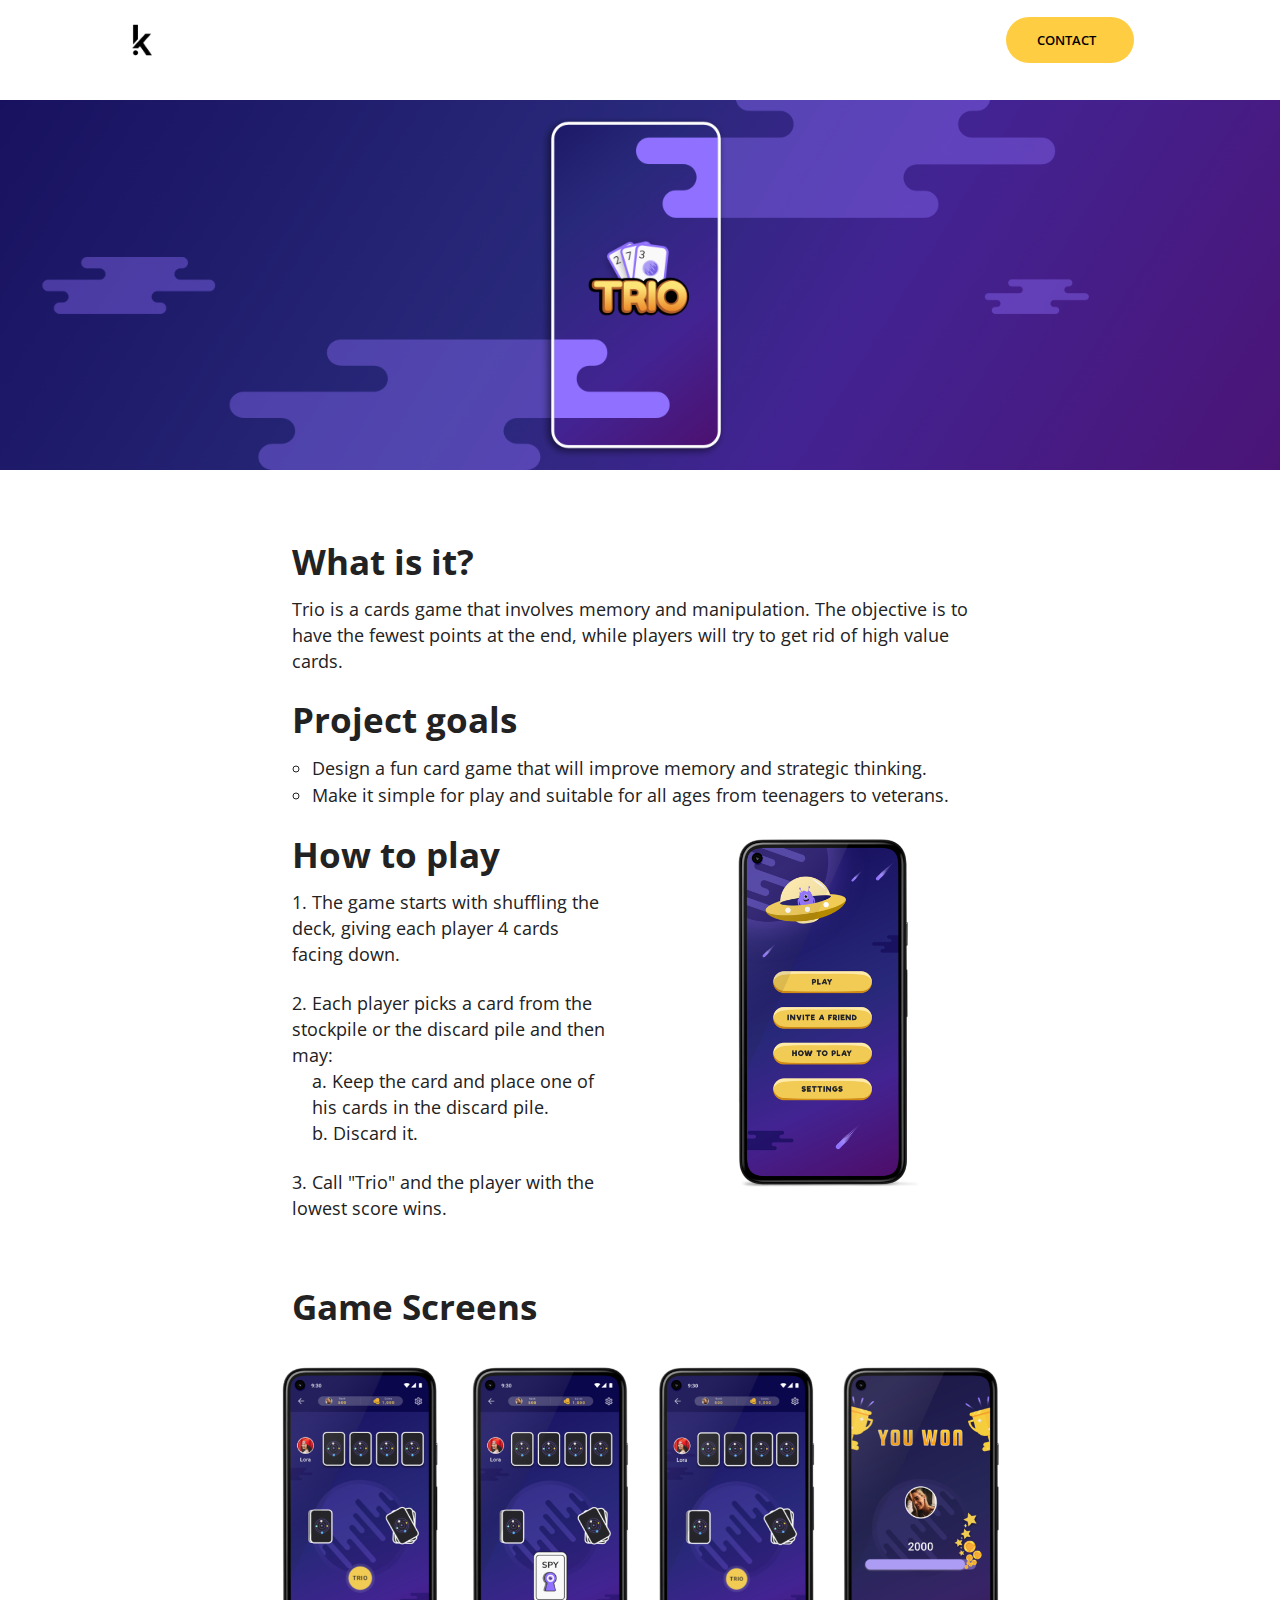
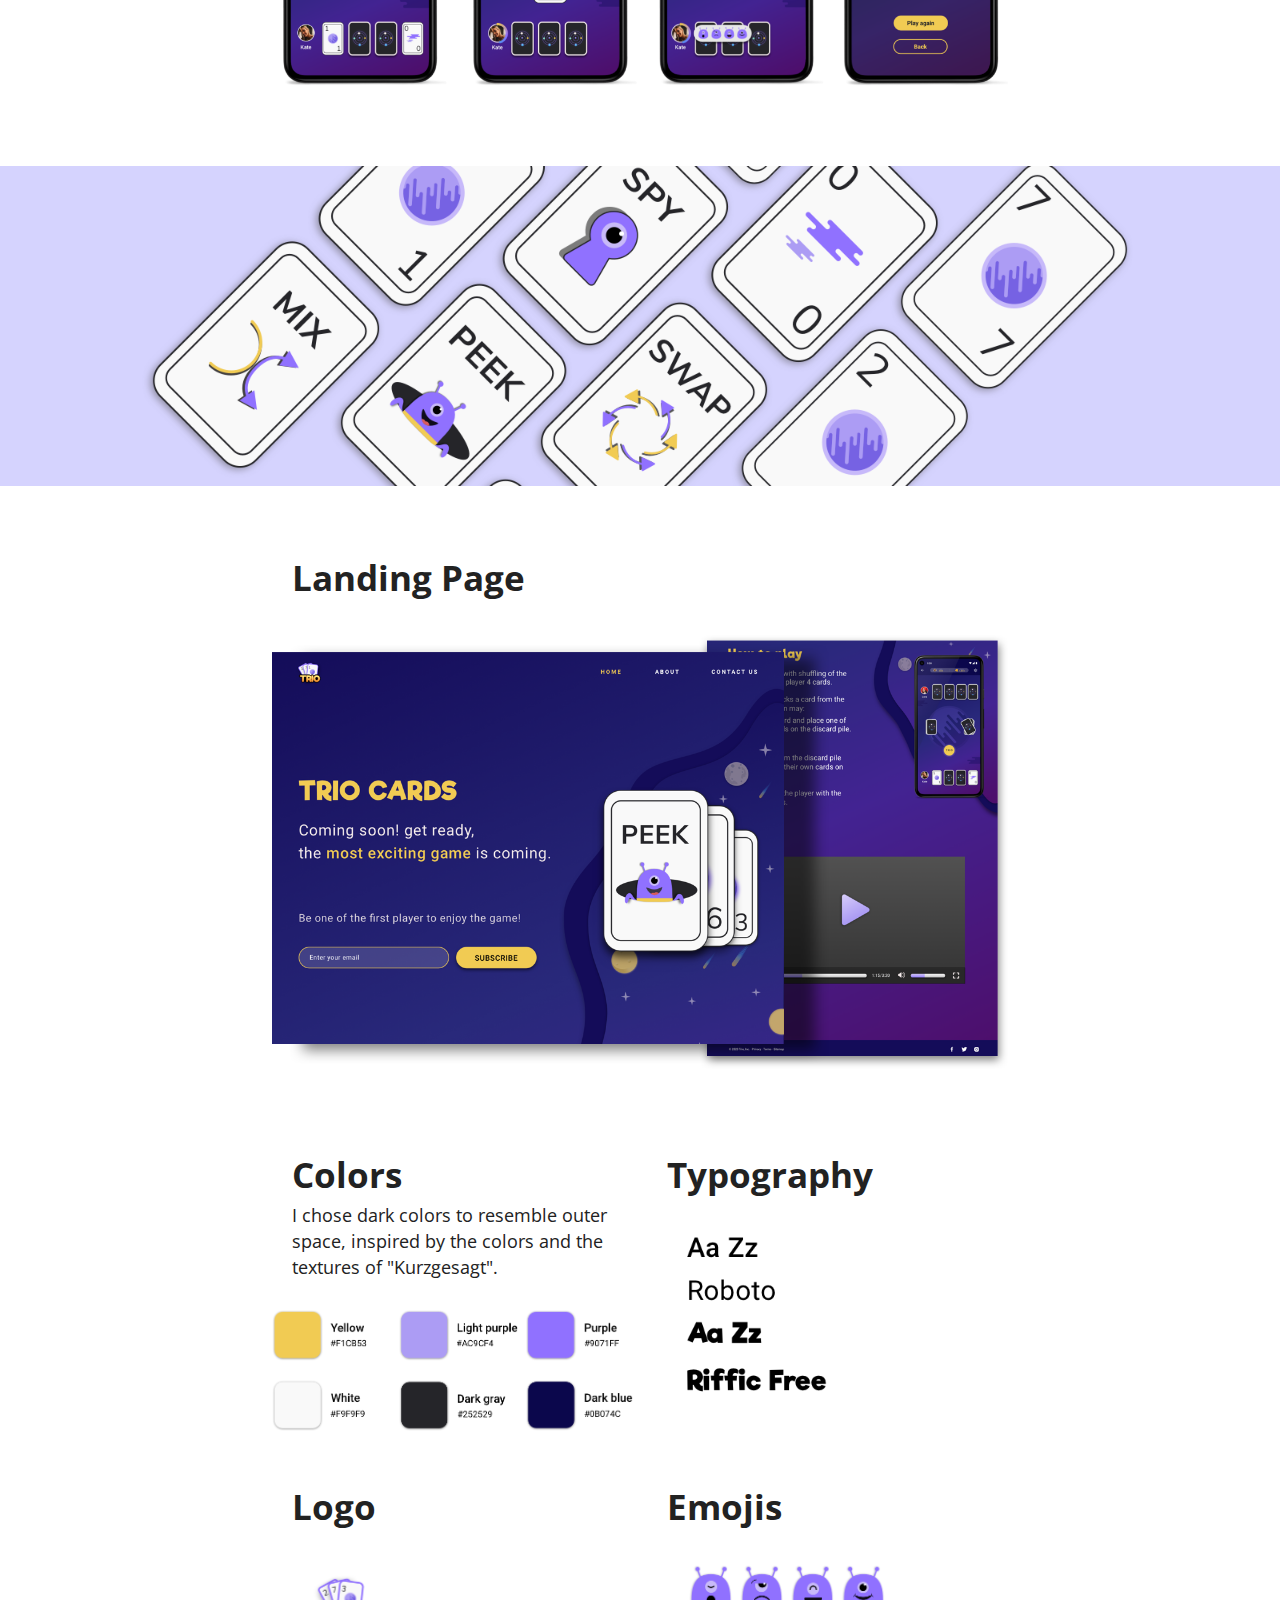
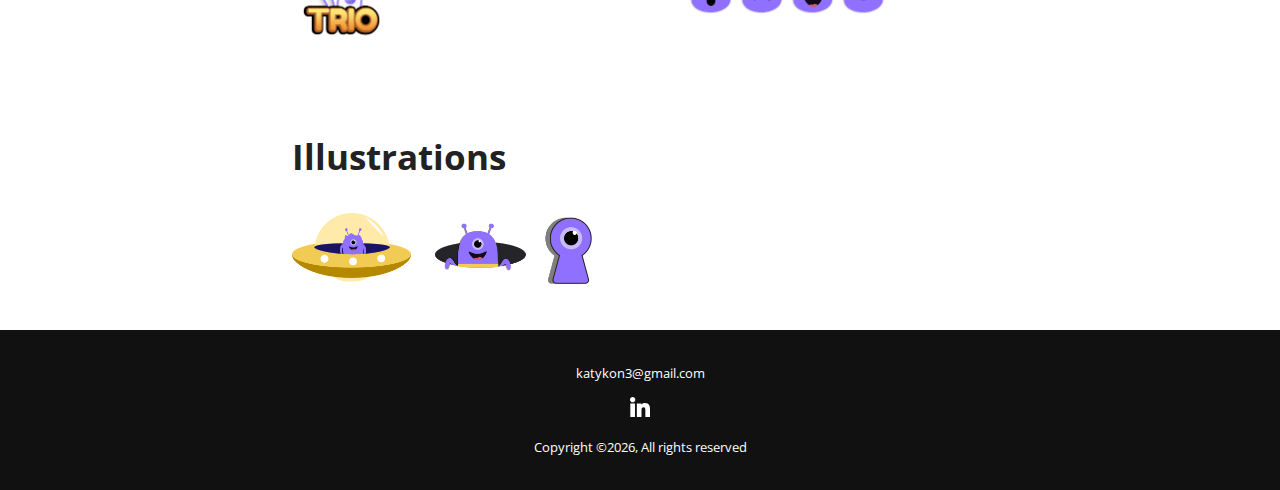
<file: project3.html>
<!DOCTYPE html>
<html lang="en">
  <head>
    <meta charset="UTF-8">
    <meta http-equiv="X-UA-Compatible" content="IE=edge">
    <meta name="viewport" content="width=device-width, initial-scale=1.0">
    <!-- Primary Meta Tags -->
    <title>Kate's Portfolio - UI/UX Designer</title>
    <meta name="title" content="Kate's Portfolio - UI/UX Designer">
    <meta
      name="description"
      content="UI/UX Designer with experience in mobile design, web design, brand identity and product design.">

    <!-- Open Graph / Facebook -->
    <meta property="og:type" content="website">
    <meta
      property="og:url"
      content="https://katekon.design">
    <meta property="og:title" content="Kate's Portfolio - UI/UX Designer">
    <meta
      property="og:description"
      content="UI/UX Designer with experience in mobile design, web design, brand identity and product design.">
    <meta
      property="og:image"
      content="https://katekon.design/assets/project/project-one.png">

    <!-- Twitter -->
    <meta property="twitter:card" content="summary_large_image">
    <meta
      property="twitter:url"
      content="https://katekon.design">
    <meta property="twitter:title" content="Kate's Portfolio - UI/UX Designer">
    <meta
      property="twitter:description"
      content="UI/UX Designer with experience in mobile design, web design, brand identity and product design.">
    <meta
      property="twitter:image"
           content="https://katekon.design/assets/project/project-one.png">


    <!-- Link -->
    <link
      rel="apple-touch-icon"
      sizes="180x180"
      href="assets/favicon/apple-touch-icon.png">
    <link
      rel="icon"
      type="image/png"
      sizes="16x16"
      href="/assets/favicon/favicon-16x16.png">
    <link
      rel="icon"
      type="image/png"
      sizes="32x32"
      href="assets/favicon/favicon-32x32.png">
    <link
      rel="icon"
      type="image/png"
      sizes="192x192"
      href="assets/favicon/android-chrome-192x192.png">
    <link
      rel="icon"
      type="image/png"
      sizes="512x512"
      href="assets/favicon/android-chrome-512x512.png">
    <link rel="icon" type="image/x-icon" href="assets/favicon/favicon.ico">
    <link rel="manifest" href="assets/favicon/site.webmanifest">
    <link
      rel="stylesheet"
      href="https://use.fontawesome.com/releases/v5.15.4/css/all.css"
      integrity="sha384-DyZ88mC6Up2uqS4h/KRgHuoeGwBcD4Ng9SiP4dIRy0EXTlnuz47vAwmeGwVChigm"
      crossorigin="anonymous">
    <link rel="stylesheet" href="css/style.css">
    <link rel="stylesheet" href="css/utilities.css">
  </head>
  <body>
    <header id="hero">
      <!-- Navbar -->
      <nav class="navbar">
        <div class="container">
          <!-- Logo -->
          <h1 id="logo">
            <a href="index.html"
              ><img src="./assets/logo.png" alt="Kate Design Logo"></a>
          </h1>
          <!-- Navbar links -->
          <ul class="nav-menu">
            <li>
              <a
                class="nav-link btn btn-primary"
                href="mailto:katykon3@gmail.com"
                >CONTACT <i class="fas fa-arrow-right"></i
              ></a>
            </li>

            <!-- Hamburger menu -->
          </ul>
          <div class="hamburger">
            <span class="bar"></span>
            <span class="bar"></span>
            <span class="bar"></span>
          </div>
        </div>
      </nav>
    </header>

    <!-- Projects -->
    <!-- ================================
         portfolio Single Images
    ================================== -->
    <section class="portfolio-single portfolio-single-images pt-0">
         <div class="portfolio-item__img">
              <img src="assets/project-trio/top_trio.png" style="max-width: 100%;" alt="portfolio image" class="project_img">
            </div><!-- /.portfolio-item__img -->
        
      <div class="container" style="max-width: 800px;">
          <div>
            <h3 class="portfolio-item__title">What is it?</h3>
            <div class="portfolio-item__desc mb-50">
              <p>Trio is a cards game that involves memory and manipulation. The objective is to have the fewest points at the end, while players will try to get rid of high value cards.</p>
            </div><!-- /.portfolio-item__desc -->
            
            <h3 class="portfolio-item__title">Project goals</h3>
            <div class="portfolio-item__desc mb-50">
            <ul style="margin-left: 40px;list-style-type: circle;">
              <li style="font-size: 18px;">Design a fun card game that will improve memory and strategic thinking.</li>
              <li style="font-size: 18px;">Make it simple for play and suitable for all ages from teenagers to veterans.</li>
            </ul>
            </div><!-- /.portfolio-item__desc -->
            
     <div class="wrapper">
 		 <div class="column">
 			<h3 class="portfolio-item__title">How to play</h3>
            <div class="portfolio-item__desc mb-50">
              <p>1. The game starts with shuffling the deck, giving each player 4 cards facing down.</p>
              <p style="margin-bottom: 0px;">2. Each player picks a card from the stockpile or the discard pile and then may:</p>
              <p style="margin-left: 40px; margin-bottom: 0px;">a. Keep the card and place one of his cards in the discard pile.</p>
              <p style="margin-left: 40px;">b. Discard it. </p>
              <p style="margin-bottom: 40px;">3. Call "Trio" and the player with the lowest score wins.</p>
              </div><!-- /.portfolio-item__desc -->
 		 </div>
 		<div class="column">
 			 <div class="portfolio-item_space">
 				 <img src="assets/project-trio/home_framed_trio.png" style="max-width: 180px;float: right;" alt="portfolio image" class="project_img">
 			 </div>
 				 	  
 	   </div>
  </div><!-- row -->
            
          </div><!-- /.col-lg-8 -->
          <div>
             <h3 class="portfolio-item__title">Game Screens</h3>
            <div class="portfolio-item_space">
              <img src="assets/project-trio/screens_trio.png" style="max-width: 100%;" alt="portfolio image" class="project_img">
            </div><!-- /.portfolio-item__img -->
    
          </div><!-- /.col-lg-12 -->
      </div><!-- /.container -->
      
      <div class="portfolio-item_space">
     	 <img src="assets/project-trio/cards_image_trio.png" style="max-width: 100%;" alt="portfolio image" class="project_img">
      </div><!-- /.portfolio-item__img -->
      
      
       <div class="container" style="max-width: 800px;">
        <div>
          
           
          <h3 class="portfolio-item__title">Landing Page</h3>
            <div class="portfolio-item_space">
              <img src="assets/project-trio/web_trio.png" style="max-width: 900px;" alt="portfolio image" class="project_img">
            </div><!-- /.portfolio-item__img -->     
            
                    <div class="wrapper">
 				 <div class="column" style="margin-top: 30px;">
 				 
            <h3 class="portfolio-item__title3">Colors</h3>       

                        <div class="portfolio-item__desc2 mb-50">
						<p>I chose dark colors to resemble outer space, inspired by the colors and the textures of "Kurzgesagt".</p>
						</div>
            <div class="portfolio-item_space">
              <img src="assets/project-trio/color_trio.png" style="max-width: 500px;" alt="portfolio image" class="project_img">
            </div><!-- /.portfolio-item__img -->
            </div>
			   	 <div class="column" style="margin-top: 30px;">
   	             <h3 class="portfolio-item__title2" style="margin-left:20px;">Typography</h3>
            <div class="portfolio-item_space4">
              <img src="assets/project-trio/typography_trio.png" style="max-width: 140px; float: left;" alt="portfolio image" class="project_img">
            </div>
            </div>
            </div>
        <div class="wrapper">
 				 <div class="column">
            <h3 class="portfolio-item__title3">Logo</h3>
            <div class="portfolio-item_space2">
              <img src="assets/project-trio/logo_trio.png" style="max-width: 120px; margin-left: 10px;" alt="portfolio image" class="project_img">
            </div>
            </div>
            	 <div class="column">
            <h3 class="portfolio-item__title2" style="margin-left:20px;">Emojis</h3>
            <div class="portfolio-item_space4">
              <img src="assets/project-trio/emojis_trio.png" style="max-width: 200px;" alt="portfolio image" class="project_img">
            </div>
            </div>
            </div>
          <h3 class="portfolio-item__title3">Illustrations</h3>
            <div class="portfolio-item_space2">
              <img src="assets/project-trio/illustrations_trio.png" style="max-width: 300px; margin-left: 20px;" alt="portfolio image" class="project_img">
            </div>
          
                    </div><!-- /.col-lg-12 -->
      </div><!-- /.container -->
     
      
      
    </section><!-- /.portfolio Single Images -->


    <footer id="footer">
      <div class="container">
        <a href="mailto:katykon3@gmail.com">katykon3@gmail.com</a>
        <!-- Social links -->
        <div class="social">
          <a href="https://www.linkedin.com/in/kate-kontorovich-83bbb2213/" target="_blank"
            ><img src="./assets/linkedin-icon.svg" alt="Linkedin"></a>
        </div>
        <p>Copyright &copy;<span id="datee"></span>, All rights reserved</p>
      </div>
    </footer>
    <script src="js/script.js"></script>
  </body>
</html>
</file>
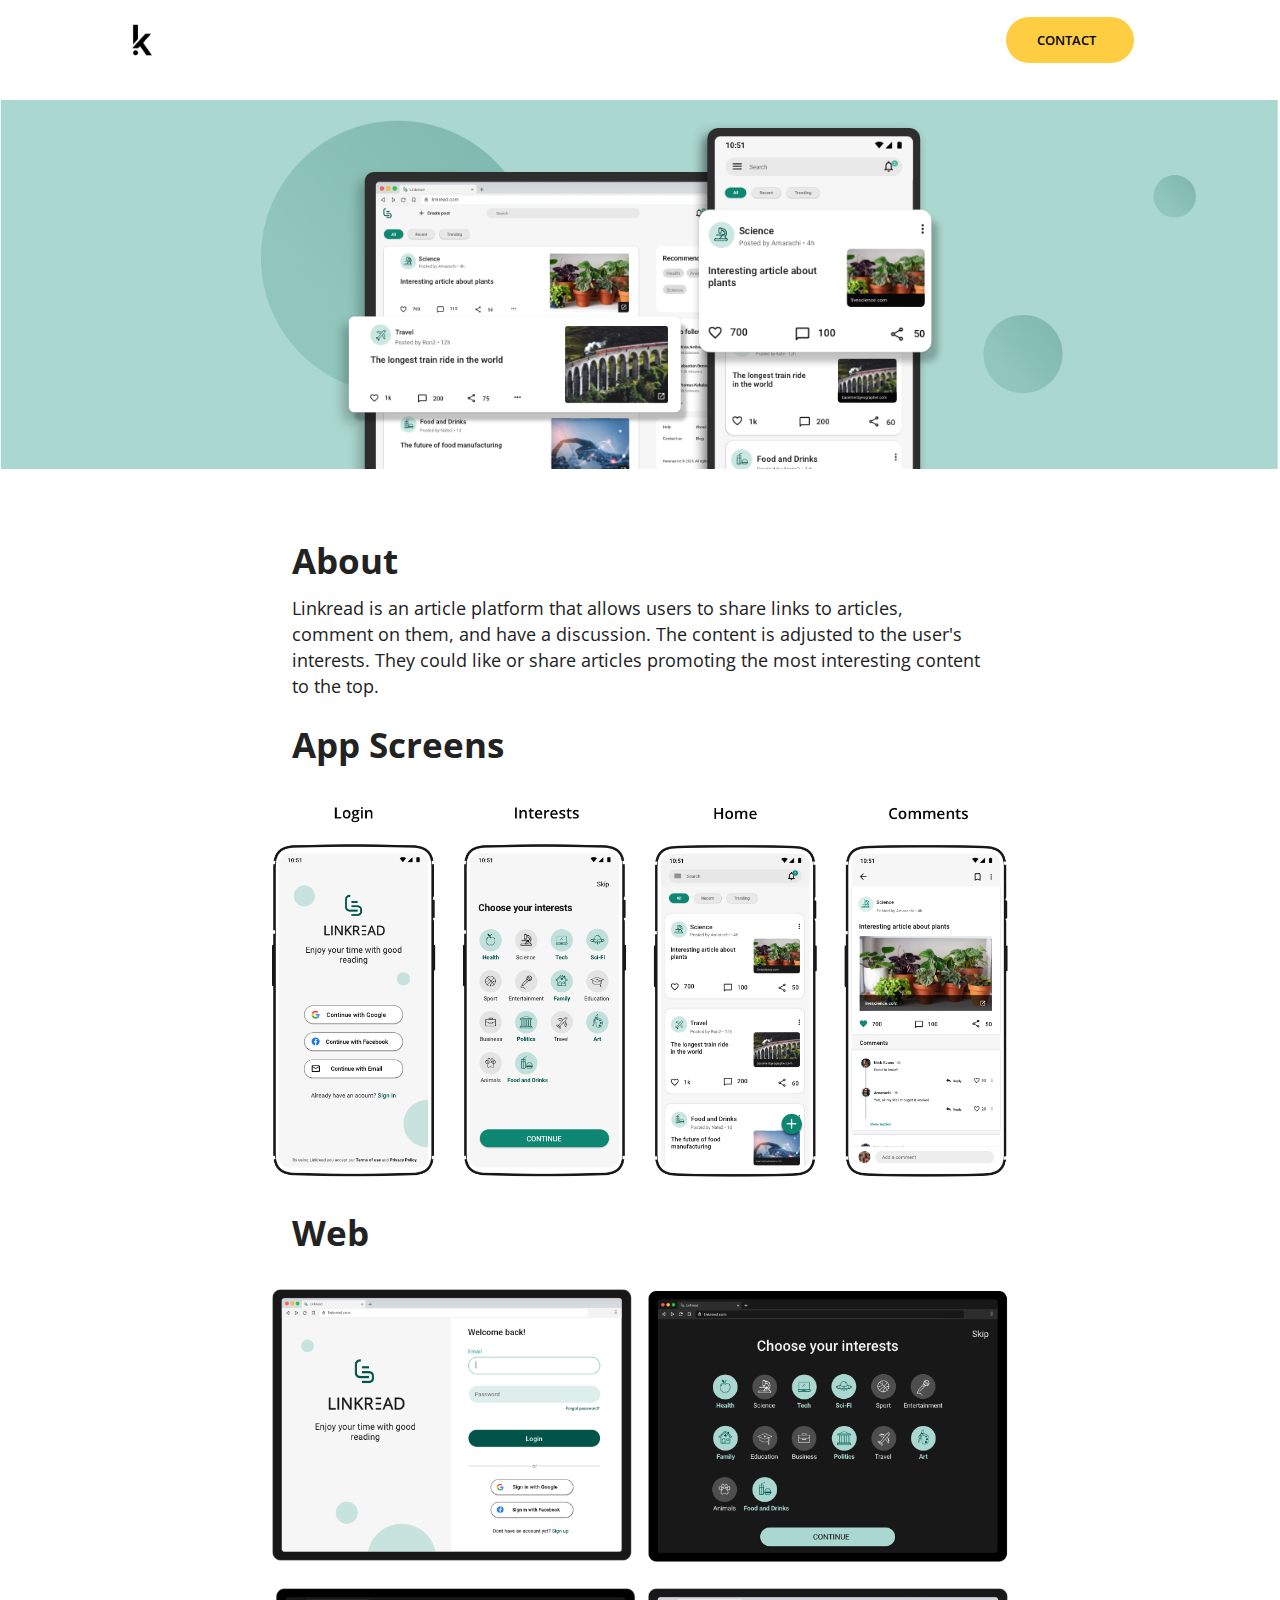
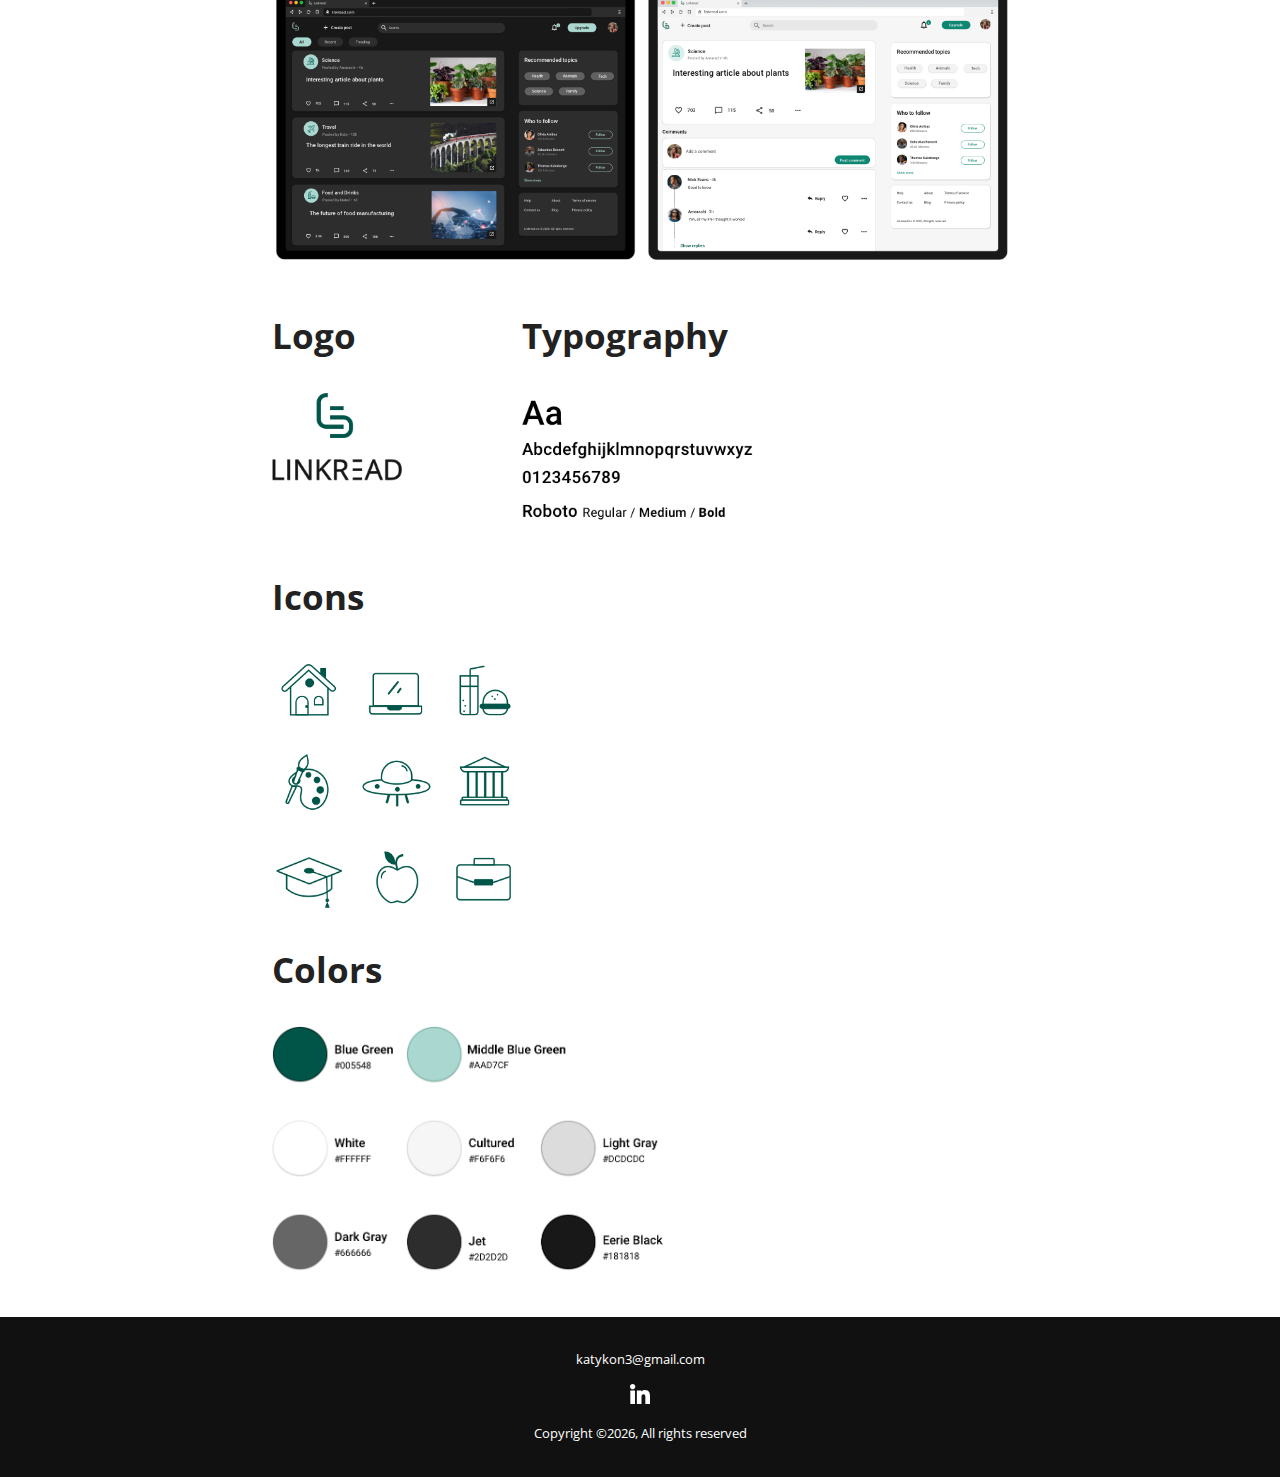
<file: project4.html>
<!DOCTYPE html>
<html lang="en">
  <head>
    <meta charset="UTF-8">
    <meta http-equiv="X-UA-Compatible" content="IE=edge">
    <meta name="viewport" content="width=device-width, initial-scale=1.0">
    <!-- Primary Meta Tags -->
    <title>Kate's Portfolio - UI/UX Designer</title>
    <meta name="title" content="Kate's Portfolio - UI/UX Designer">
    <meta
      name="description"
      content="UI/UX Designer with experience in mobile design, web design, brand identity and product design.">

    <!-- Open Graph / Facebook -->
    <meta property="og:type" content="website">
    <meta
      property="og:url"
      content="https://katekon.design">
    <meta property="og:title" content="Kate's Portfolio - UI/UX Designer">
    <meta
      property="og:description"
      content="UI/UX Designer with experience in mobile design, web design, brand identity and product design.">
    <meta
      property="og:image"
      content="https://katekon.design/assets/project/project-one.png">

    <!-- Twitter -->
    <meta property="twitter:card" content="summary_large_image">
    <meta
      property="twitter:url"
      content="https://katekon.design">
    <meta property="twitter:title" content="Kate's Portfolio - UI/UX Designer">
    <meta
      property="twitter:description"
      content="UI/UX Designer with experience in mobile design, web design, brand identity and product design.">
    <meta
      property="twitter:image"
           content="https://katekon.design/assets/project/project-one.png">

    <!-- Link -->
    <link
      rel="apple-touch-icon"
      sizes="180x180"
      href="assets/favicon/apple-touch-icon.png">
    <link
      rel="icon"
      type="image/png"
      sizes="16x16"
      href="/assets/favicon/favicon-16x16.png">
    <link
      rel="icon"
      type="image/png"
      sizes="32x32"
      href="assets/favicon/favicon-32x32.png">
    <link
      rel="icon"
      type="image/png"
      sizes="192x192"
      href="assets/favicon/android-chrome-192x192.png">
    <link
      rel="icon"
      type="image/png"
      sizes="512x512"
      href="assets/favicon/android-chrome-512x512.png">
    <link rel="icon" type="image/x-icon" href="assets/favicon/favicon.ico">
    <link rel="manifest" href="assets/favicon/site.webmanifest">
    <link
      rel="stylesheet"
      href="https://use.fontawesome.com/releases/v5.15.4/css/all.css"
      integrity="sha384-DyZ88mC6Up2uqS4h/KRgHuoeGwBcD4Ng9SiP4dIRy0EXTlnuz47vAwmeGwVChigm"
      crossorigin="anonymous">
    <link rel="stylesheet" href="css/style.css">
    <link rel="stylesheet" href="css/utilities.css">
  </head>
  <body>
    <header id="hero">
      <!-- Navbar -->
      <nav class="navbar">
        <div class="container">
          <!-- Logo -->
          <h1 id="logo">
            <a href="index.html"
              ><img src="./assets/logo.png" alt="Kate Design Logo"></a>
          </h1>
          <!-- Navbar links -->
          <ul class="nav-menu">
            <li>
              <a
                class="nav-link btn btn-primary"
                href="mailto:katykon3@gmail.com"
                >CONTACT <i class="fas fa-arrow-right"></i
              ></a>
            </li>

            <!-- Hamburger menu -->
          </ul>
          <div class="hamburger">
            <span class="bar"></span>
            <span class="bar"></span>
            <span class="bar"></span>
          </div>
        </div>
      </nav>
    </header>

    <!-- Projects -->
    <!-- ================================
         portfolio Single Images
    ================================== -->
    <section class="portfolio-single portfolio-single-images pt-0">
         <div class="portfolio-item__img">
              <img src="assets/project-linkread/header_linkread.png" style="max-width: 100%;" alt="portfolio image" class="project_img">
            </div><!-- /.portfolio-item__img -->
        
      <div class="container" style="max-width: 800px;">
          <div>
            <h3 class="portfolio-item__title">About</h3>
            <div class="portfolio-item__desc mb-50">
              <p>Linkread is an article platform that allows users to share links to articles, comment on them, and have a discussion. The content is adjusted to the user's interests. They could like or share articles promoting the most interesting content to the top.</p>
            </div><!-- /.portfolio-item__desc -->
          </div><!-- /.col-lg-8 -->
          <div>
             <h3 class="portfolio-item__title">App Screens</h3>
            <div class="portfolio-item_space">
              <img src="assets/project-linkread/screenshots.png" style="max-width: 850px;" alt="portfolio image" class="project_img">
            </div><!-- /.portfolio-item__img -->

           <h3 class="portfolio-item__title">Web</h3>
            <div class="portfolio-item_space">
              <img src="assets/project-linkread/web_screens_linkread.png" style="max-width: 850px;" alt="portfolio image" class="project_img">
            </div><!-- /.portfolio-item__img -->
            
               <div class="project">

            	 <div class="column">
                <h3 class="portfolio-item__title2">Logo</h3>
            <div class="portfolio-item_space2">
              <img src="assets/project-linkread/logo_linkread.png" style="max-width: 130px;" alt="portfolio image" class="project_img">
            </div><!-- /.portfolio-item__img -->
            </div>
            	 <div class="column">
             <h3 class="portfolio-item__title2">Typography</h3>
            <div class="portfolio-item_space2">
              <img src="assets/project-linkread/typography_linkread.png" style="max-width: 250px;" alt="portfolio image" class="project_img">
            </div><!-- /.portfolio-item__img -->
            </div>
            </div>
             	  <h3 class="portfolio-item__title2">Icons</h3>
            <div class="portfolio-item_space2">
              <img src="assets/project-linkread/icons_linkread.png" style="max-width: 250px;" alt="portfolio image" class="project_img">
            </div><!-- /.portfolio-item__img -->
                        <h3 class="portfolio-item__title2">Colors</h3>
            <div class="portfolio-item_space2">
              <img src="assets/project-linkread/colors_lonkread.png" style="max-width: 550px;" alt="portfolio image" class="project_img">
            </div><!-- /.portfolio-item__img -->
             	

    
        
   
            
      
          
       
          </div><!-- /.col-lg-12 -->
      </div><!-- /.container -->
      
    </section><!-- /.portfolio Single Images -->


    <footer id="footer">
      <div class="container">
        <a href="mailto:katykon3@gmail.com">katykon3@gmail.com</a>
        <!-- Social links -->
        <div class="social">
          <a href="https://www.linkedin.com/in/kate-kontorovich-83bbb2213/" target="_blank"
            ><img src="./assets/linkedin-icon.svg" alt="Linkedin"></a>
        </div>
        <p>Copyright &copy;<span id="datee"></span>, All rights reserved</p>
      </div>
    </footer>
    <script src="js/script.js"></script>
  </body>
</html>
</file>
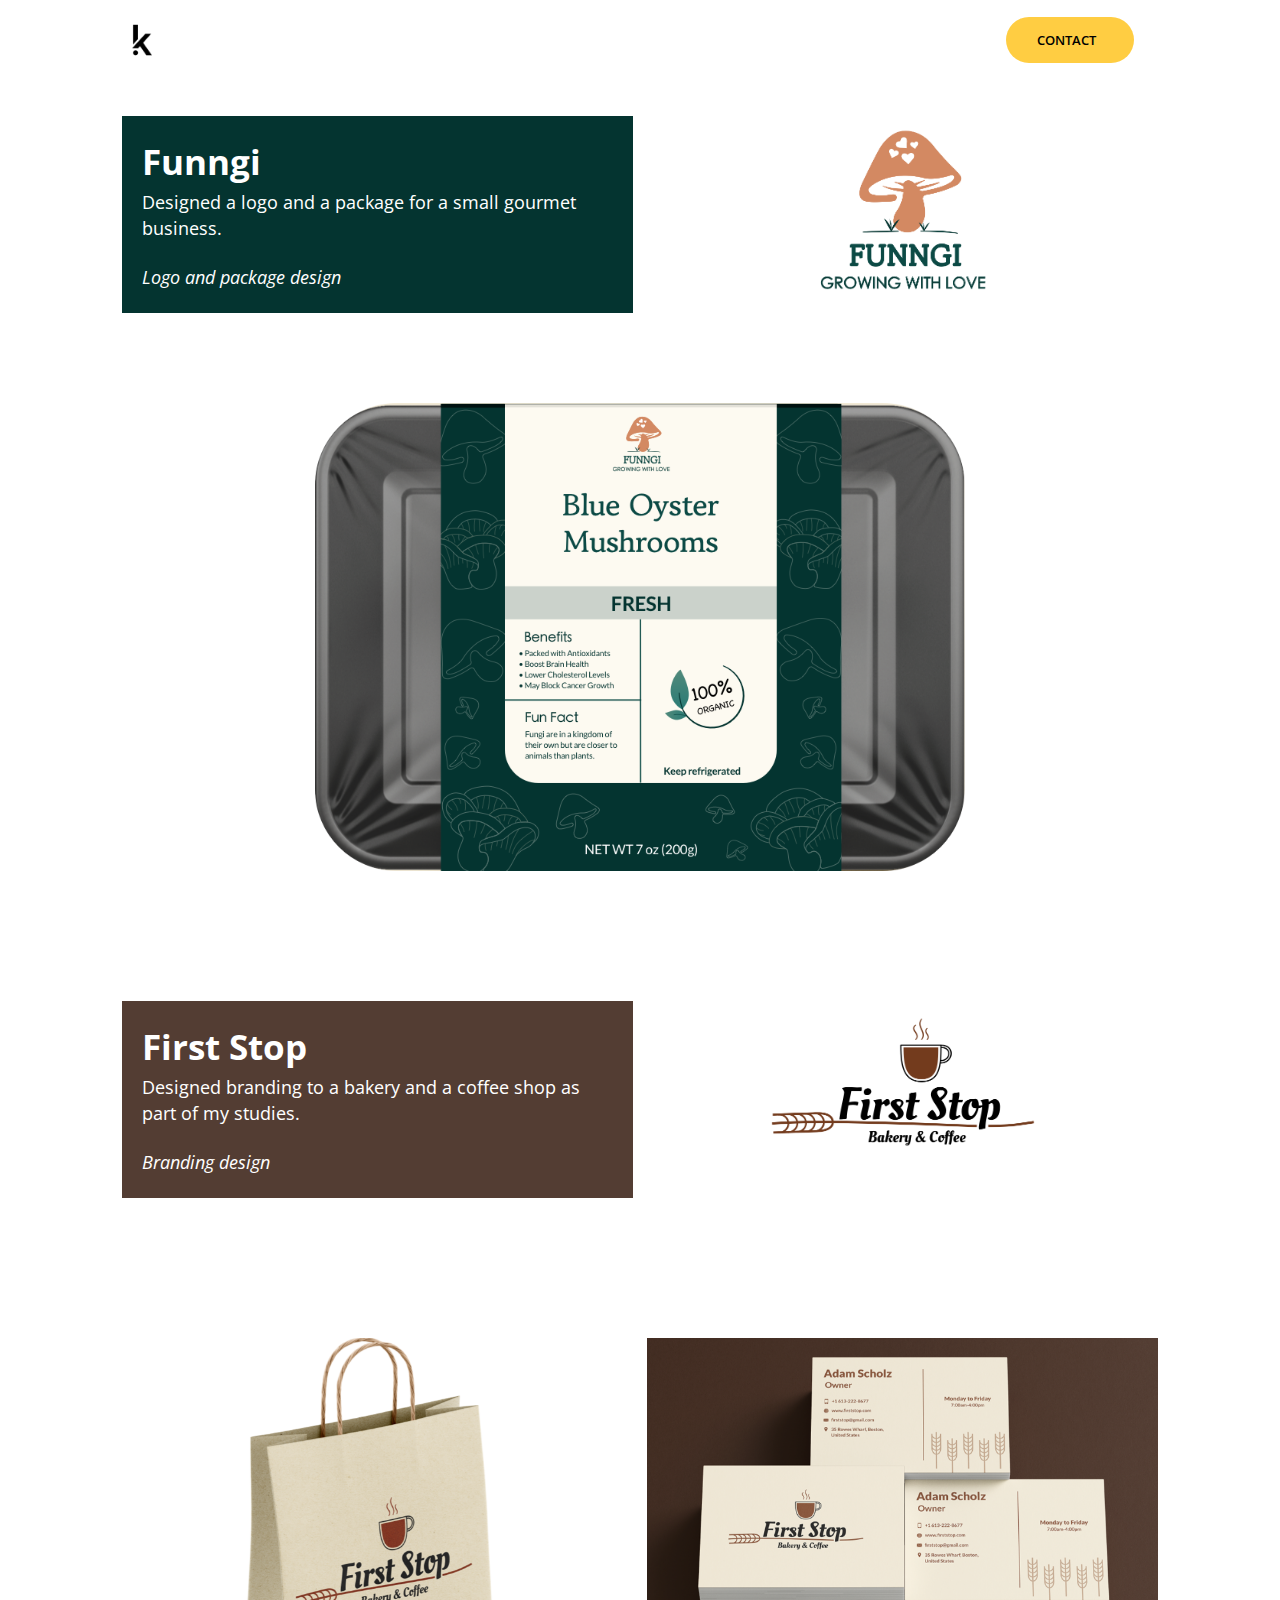
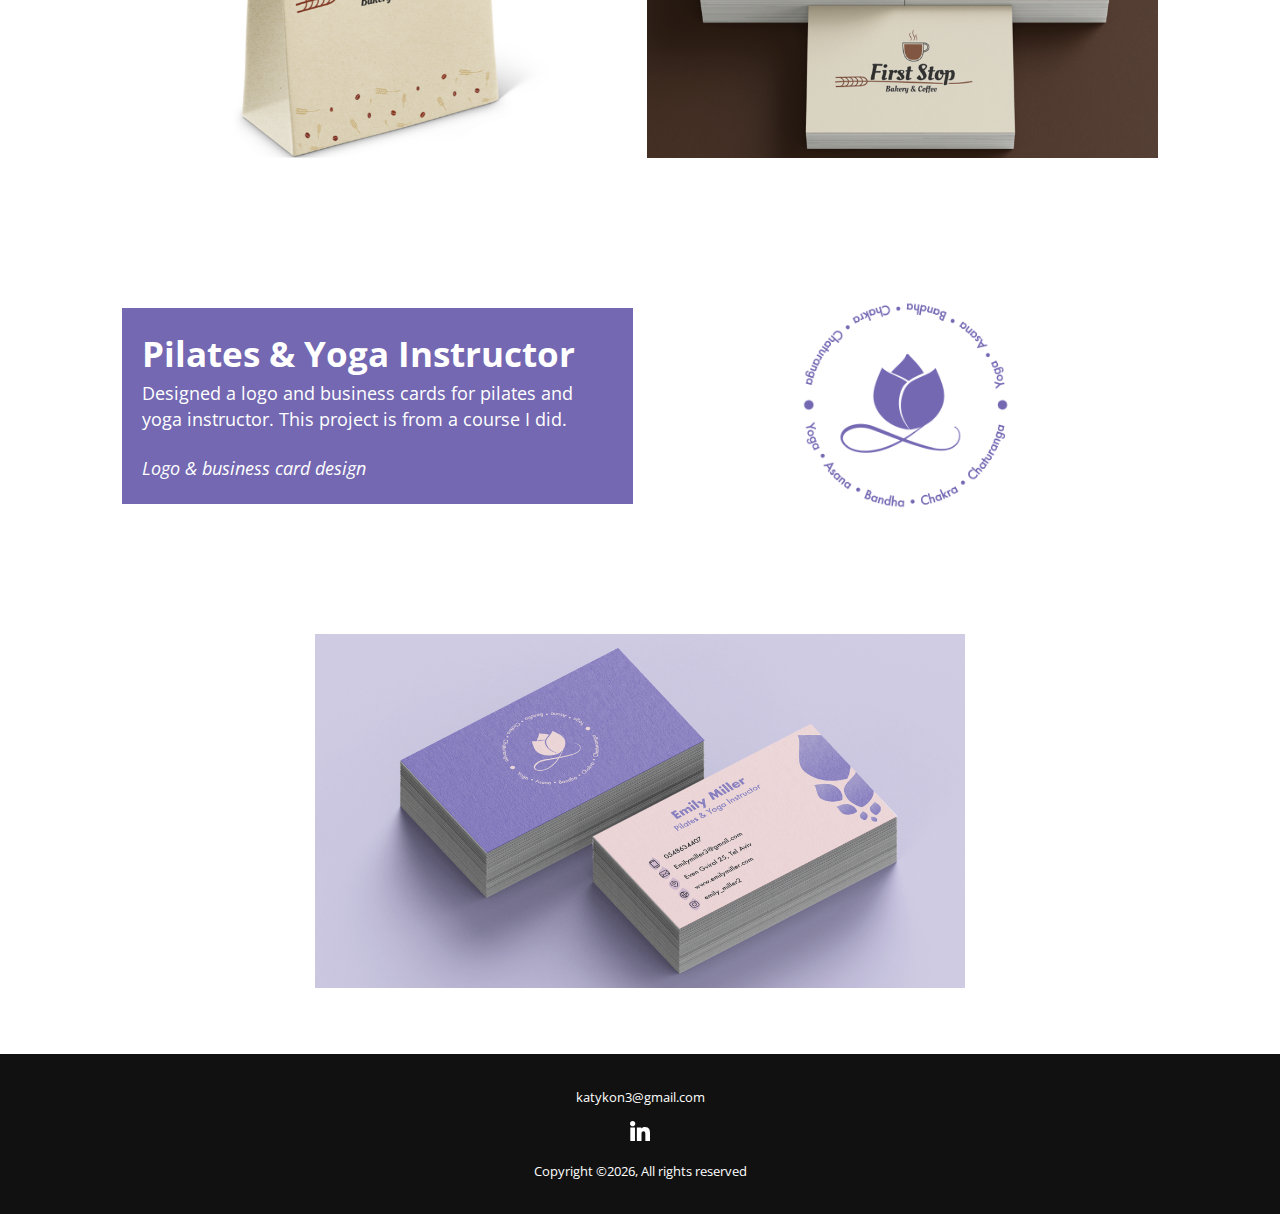
<file: project5.html>
<!DOCTYPE html>
<html lang="en">
  <head>
    <meta charset="UTF-8">
    <meta http-equiv="X-UA-Compatible" content="IE=edge">
    <meta name="viewport" content="width=device-width, initial-scale=1.0">
    <!-- Primary Meta Tags -->
    <title>Kate's Portfolio - UI/UX Designer</title>
    <meta name="title" content="Kate's Portfolio - UI/UX Designer">
    <meta
      name="description"
      content="UI/UX Designer with experience in mobile design, web design, brand identity and product design.">

    <!-- Open Graph / Facebook -->
    <meta property="og:type" content="website">
    <meta
      property="og:url"
      content="https://katekon.design">
    <meta property="og:title" content="Kate's Portfolio - UI/UX Designer">
    <meta
      property="og:description"
      content="UI/UX Designer with experience in mobile design, web design, brand identity and product design.">
    <meta
      property="og:image"
      content="https://katekon.design/assets/project/project-one.png">

    <!-- Twitter -->
    <meta property="twitter:card" content="summary_large_image" >
    <meta
      property="twitter:url"
      content="https://katekon.design">
    <meta property="twitter:title" content="Kate's Portfolio - UI/UX Designer" >
    <meta
      property="twitter:description"
      content="UI/UX Designer with experience in mobile design, web design, brand identity and product design.">
    <meta
      property="twitter:image"
           content="https://katekon.design/assets/project/project-one.png">

    <!-- Link -->
    <link
      rel="apple-touch-icon"
      sizes="180x180"
      href="assets/favicon/apple-touch-icon.png">
    <link
      rel="icon"
      type="image/png"
      sizes="16x16"
      href="/assets/favicon/favicon-16x16.png">
    <link
      rel="icon"
      type="image/png"
      sizes="32x32"
      href="assets/favicon/favicon-32x32.png">
    <link
      rel="icon"
      type="image/png"
      sizes="192x192"
      href="assets/favicon/android-chrome-192x192.png">
    <link
      rel="icon"
      type="image/png"
      sizes="512x512"
      href="assets/favicon/android-chrome-512x512.png">
    <link rel="icon" type="image/x-icon" href="assets/favicon/favicon.ico">
    <link rel="manifest" href="assets/favicon/site.webmanifest">
    <link
      rel="stylesheet"
      href="https://use.fontawesome.com/releases/v5.15.4/css/all.css"
      integrity="sha384-DyZ88mC6Up2uqS4h/KRgHuoeGwBcD4Ng9SiP4dIRy0EXTlnuz47vAwmeGwVChigm"
      crossorigin="anonymous">
    <link rel="stylesheet" href="css/style.css">
    <link rel="stylesheet" href="css/utilities.css">
  </head>
  <body>
    <header id="hero">
      <!-- Navbar -->
      <nav class="navbar">
        <div class="container">
          <!-- Logo -->
          <h1 id="logo">
            <a href="index.html"
              ><img src="./assets/logo.png" alt="Kate Design Logo"></a>
          </h1>
          <!-- Navbar links -->
          <ul class="nav-menu">
            <li>
              <a
                class="nav-link btn btn-primary"
                href="mailto:katykon3@gmail.com"
                >CONTACT <i class="fas fa-arrow-right"></i
              ></a>
            </li>

            <!-- Hamburger menu -->
          </ul>
          <div class="hamburger">
            <span class="bar"></span>
            <span class="bar"></span>
            <span class="bar"></span>
          </div>
        </div>
      </nav>
    </header>

    <!-- Projects -->
    <!-- ================================
         portfolio Single Images
    ================================== -->
    <section class="portfolio-single portfolio-single-images pt-0">
      <div class="container">
          <div>
          <div class="wrapper">
 				 <div class="column" style="margin-top: 100px; background: #043430;margin-bottom: 40px;">
 			 <h3 class="portfolio-item__title3" style="color: #fff;">Funngi</h3>
            <div class="portfolio-item__desc2 mb-50">
              <p style="color: #fff;">Designed a logo and a package for a small gourmet business.</p>
              <p style="color: #fff;"><i>Logo and package design</i></p>
            </div><!-- /.portfolio-item__desc --> 
 			 </div>
 			 
 				 <div class="column">
 				        <div class="portfolio-item_space5">
 				     <img src="assets/project-side/logo_beige.png" style="max-width: 230px;" alt="portfolio image" class="project_img">
 				     </div>
 				 </div>
			</div>
			
			        <div class="portfolio-item_space">
              <img src="assets/project-side/food_tray.png" style="max-width: 650px; margin-top: 20px;" alt="portfolio image" class="project_img">
            </div><!-- /.portfolio-item__img -->
			
			
		          <div class="wrapper">
 			 
 				 <div class="column" style="margin-top: 100px; background: #533D33;margin-bottom: 40px;">
 				 	 <h3 class="portfolio-item__title3" style="color: #fff;">First Stop</h3>
         		     <div class="portfolio-item__desc2 mb-50" >
         		     <p style="color: #fff;">Designed branding to a bakery and a coffee shop as part of my studies.</p>
					 <p style="color: #fff;"><i>Branding design</i></p>
        		    </div><!-- /.portfolio-item__desc --> 
 				 </div>
 				 <div class="column">
 				       <div class="portfolio-item_space5">
             	     <img src="assets/project-side/logo_first_stop.png" style="max-width:320px;" alt="portfolio image" class="project_img">
             	     </div>
 				 </div>
			</div>
			
			     <div class="wrapper">
 				 <div class="column" style="margin-top: 100px;">
             	     <img src="assets/project-side/bag_image_first_stop.png" style="max-width: 550px;" alt="portfolio image" class="project_img">
 				 </div>
 			 
 				 <div class="column" style="margin-top: 100px;">
              	     <img src="assets/project-side/business_card_first_stop.png" style="max-width: 550px;" alt="portfolio image" class="project_img">
 				 </div>
			</div>
       
          </div><!-- /.col-lg-8 -->
          <div>
          
              <div class="wrapper">
 				 <div class="column" style="background: #7368B1;margin-top: 150px; margin-bottom: 100px;">
    
           		  <h3 class="portfolio-item__title3" style="color: #fff;">Pilates & Yoga Instructor</h3>
                  <div class="portfolio-item__desc2 mb-50">
         		     <p style="color: #fff;">Designed a logo and business cards for pilates and yoga instructor. This project is from a course I did.</p>
         		      <p style="color: #fff;"><i>Logo & business card design</i></p>
        		    </div><!-- /.portfolio-item__desc --> 
 				 </div>
 			 
 				 <div class="column">
 				        <div class="portfolio-item_space5">
              	     <img src="assets/project-side/yoga_logo.png" style="max-width: 300px;" alt="portfolio image" class="project_img">
              	     </div>
 				 </div>
			</div>
          
             <div class="portfolio-item_space">
              	  <img src="assets/project-side/yoga_card_purple.png" style="max-width: 650px;margin-bottom: 20px;" alt="portfolio image" class="project_img">
            </div><!-- /.portfolio-item__img -->
           
          </div><!-- /.col-lg-12 -->
      </div><!-- /.container -->
      
    </section><!-- /.portfolio Single Images -->


    <footer id="footer">
      <div class="container">
        <a href="mailto:katykon3@gmail.com">katykon3@gmail.com</a>
        <!-- Social links -->
        <div class="social">
          <a href="https://www.linkedin.com/in/kate-kontorovich-83bbb2213/" target="_blank"
            ><img src="./assets/linkedin-icon.svg" alt="Linkedin"></a>
        </div>
        <p>Copyright &copy;<span id="datee"></span>, All rights reserved</p>
      </div>
    </footer>
    <script src="js/script.js"></script>
  </body>
</html>
</file>
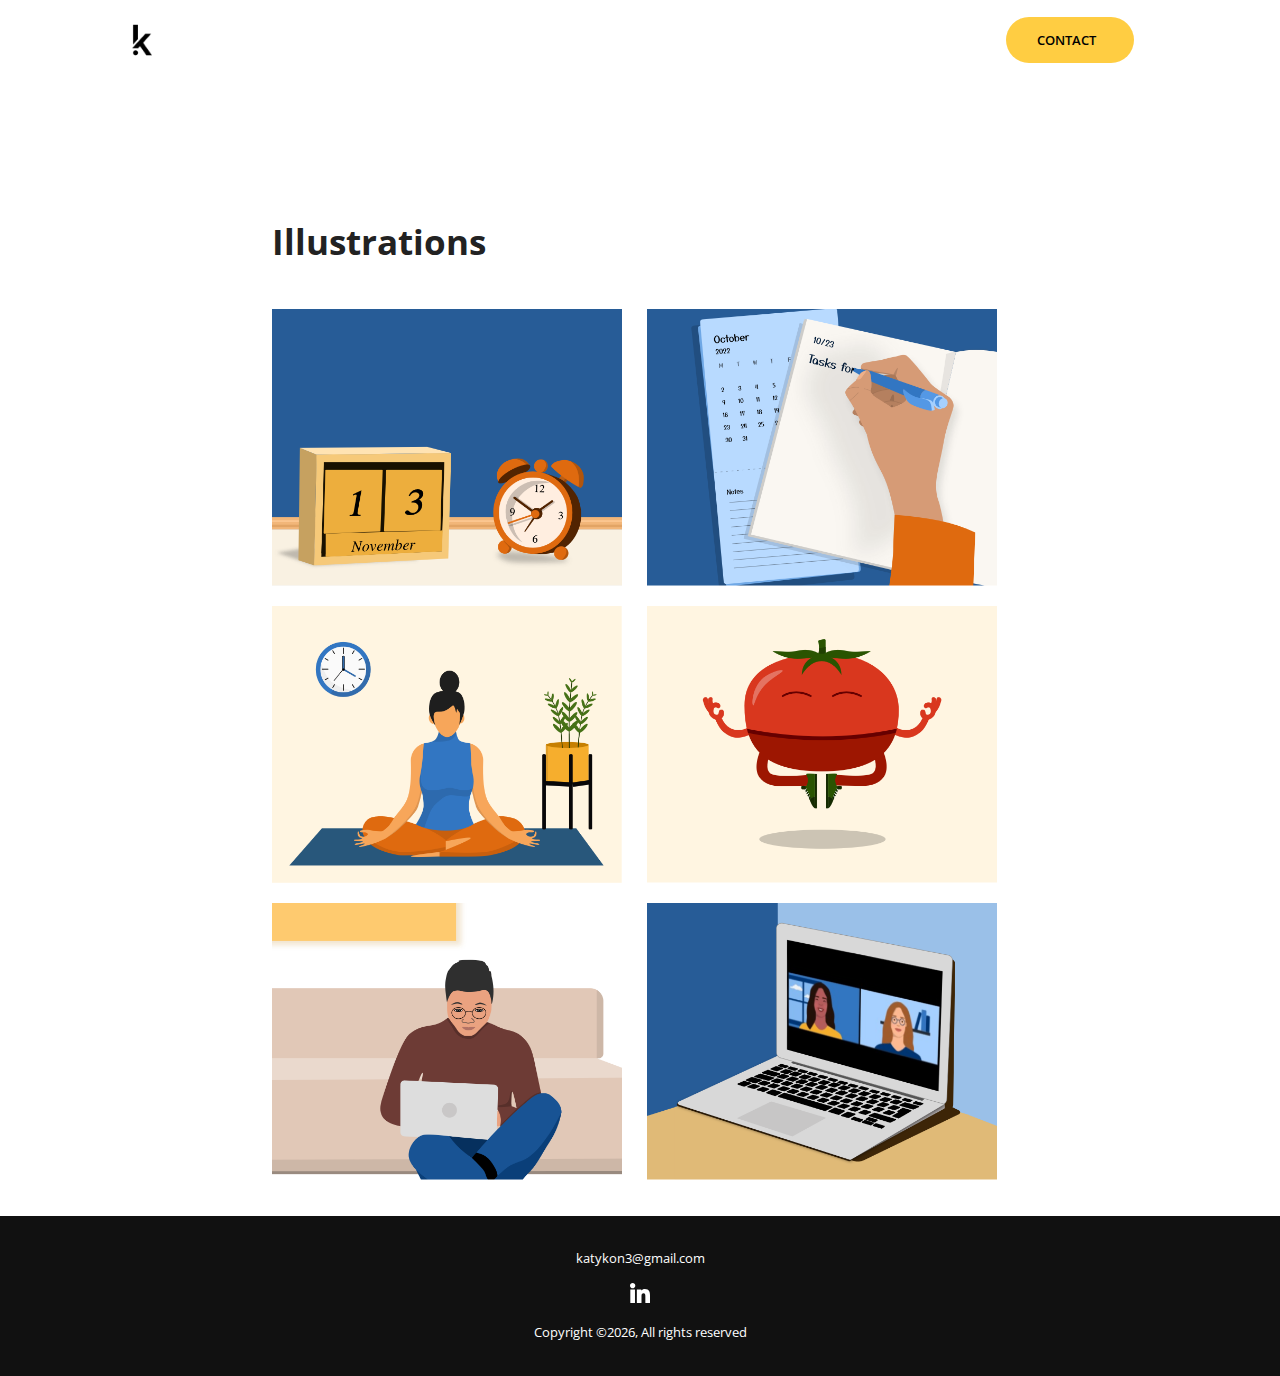
<file: project6.html>
<!DOCTYPE html>
<html lang="en">
  <head>
    <meta charset="UTF-8">
    <meta http-equiv="X-UA-Compatible" content="IE=edge">
    <meta name="viewport" content="width=device-width, initial-scale=1.0">
    <!-- Primary Meta Tags -->
    <title>Kate's Portfolio - UI/UX Designer</title>
    <meta name="title" content="Kate's Portfolio - UI/UX Designer">
    <meta
      name="description"
      content="UI/UX Designer with experience in mobile design, web design, brand identity and product design.">

    <!-- Open Graph / Facebook -->
    <meta property="og:type" content="website">
    <meta
      property="og:url"
      content="https://katekon.design">
    <meta property="og:title" content="Kate's Portfolio - UI/UX Designer">
    <meta
      property="og:description"
      content="UI/UX Designer with experience in mobile design, web design, brand identity and product design.">
    <meta
      property="og:image"
      content="https://katekon.design/assets/project/project-one.png">

    <!-- Twitter -->
    <meta property="twitter:card" content="summary_large_image">
    <meta
      property="twitter:url"
      content="https://katekon.design">
    <meta property="twitter:title" content="Kate's Portfolio - UI/UX Designer">
    <meta
      property="twitter:description"
      content="UI/UX Designer with experience in mobile design, web design, brand identity and product design.">
    <meta
      property="twitter:image"
           content="https://katekon.design/assets/project/project-one.png">
    <!-- Link -->
    <link
      rel="apple-touch-icon"
      sizes="180x180"
      href="assets/favicon/apple-touch-icon.png">
    <link
      rel="icon"
      type="image/png"
      sizes="16x16"
      href="/assets/favicon/favicon-16x16.png">
    <link
      rel="icon"
      type="image/png"
      sizes="32x32"
      href="assets/favicon/favicon-32x32.png">
    <link
      rel="icon"
      type="image/png"
      sizes="192x192"
      href="assets/favicon/android-chrome-192x192.png">
    <link
      rel="icon"
      type="image/png"
      sizes="512x512"
      href="assets/favicon/android-chrome-512x512.png">
    <link rel="icon" type="image/x-icon" href="assets/favicon/favicon.ico">
    <link rel="manifest" href="assets/favicon/site.webmanifest">
    <link
      rel="stylesheet"
      href="https://use.fontawesome.com/releases/v5.15.4/css/all.css"
      integrity="sha384-DyZ88mC6Up2uqS4h/KRgHuoeGwBcD4Ng9SiP4dIRy0EXTlnuz47vAwmeGwVChigm"
      crossorigin="anonymous">
    <link rel="stylesheet" href="css/style.css">
    <link rel="stylesheet" href="css/utilities.css">
  </head>
  <body>
    <header id="hero">
      <!-- Navbar -->
      <nav class="navbar">
        <div class="container">
          <!-- Logo -->
          <h1 id="logo">
            <a href="index.html"
              ><img src="./assets/logo.png" alt="Kate Design Logo"></a>
          </h1>
          <!-- Navbar links -->
          <ul class="nav-menu">
            <li>
              <a
                class="nav-link btn btn-primary"
                href="mailto:katykon3@gmail.com"
                >CONTACT <i class="fas fa-arrow-right"></i
              ></a>
            </li>

            <!-- Hamburger menu -->
          </ul>
          <div class="hamburger">
            <span class="bar"></span>
            <span class="bar"></span>
            <span class="bar"></span>
          </div>
        </div>
      </nav>
    </header>

    <!-- Projects -->
    <!-- ================================
         portfolio Single Images
    ================================== -->
    <section class="portfolio-single portfolio-single-images pt-0">
      <div class="container" style="max-width: 800px;">
          <div>
        
      	  <h3 class="portfolio-item__title2" style="margin-top: 200px;">Illustrations</h3>

          <div class="wrapper">
 				 <div class="column" style="margin-top: 40px;">
 				     <img src="assets/project-illustrations/illustration_1.png" style="max-width: 350px; margin-right: 20px;" alt="portfolio image" class="project_img">
 			 </div>
 			 
 				 <div class="column" style="margin-top: 40px;">
 				     <img src="assets/project-illustrations/illustration_2.png" style="max-width: 350px;" alt="portfolio image" class="project_img">
 				 </div>
			</div>
			
			
			
       <div class="wrapper">
 				 <div class="column" style="margin-top: 20px;">
 				     <img src="assets/project-illustrations/illustration_3.png" style="max-width: 350px; margin-right: 20px;" alt="portfolio image" class="project_img">
 			 </div>
 			 
 				 <div class="column" style="margin-top: 20px;">
 				     <img src="assets/project-illustrations/illustration_4.png" style="max-width: 350px;" alt="portfolio image" class="project_img">
 				 </div>
			</div>
			
			
       <div class="wrapper" style="margin-bottom: 20px;">
 				 <div class="column" style="margin-top: 20px;">
 				     <img src="assets/project-illustrations/illustration_5.png" style="max-width: 350px; margin-right: 20px;" alt="portfolio image" class="project_img">
 			 </div>
 			 
 				 <div class="column" style="margin-top: 20px;">
 				     <img src="assets/project-illustrations/illustration_6.png" style="max-width: 350px;" alt="portfolio image" class="project_img">
 				 </div>
			</div>
    
          </div><!-- /.col-lg-12 -->
      </div><!-- /.container -->
      
    </section><!-- /.portfolio Single Images -->


    <footer id="footer">
      <div class="container">
        <a href="mailto:katykon3@gmail.com">katykon3@gmail.com</a>
        <!-- Social links -->
        <div class="social">
          <a href="https://www.linkedin.com/in/kate-kontorovich-83bbb2213/" target="_blank"
            ><img src="./assets/linkedin-icon.svg" alt="Linkedin"></a>
        </div>
        <p>Copyright &copy;<span id="datee"></span>, All rights reserved</p>
      </div>
    </footer>
    <script src="js/script.js"></script>
  </body>
</html>
</file>
<file: css/style.css>
/* This is the required project styling. Will contain essential CSS styles like:
   * Flex property
   * Grid layout
   * Cards and sections
*/

@import url('https://fonts.googleapis.com/css2?family=Open+Sans:ital,wght@0,400;0,700;1,400;1,700&display=swap');
/* variables */
:root {
  /* Colors */
  --primary-color: #ffcd42;
  --secondary-color: #ffd35c;
  --bg-primary: #ffffff;
  --text-color: #222222;
  --text-color-two: #ffffff;
  --bg-secondary: #000000;
  --card-background: #f4f4f4;
  --bg-secondary-two: #111111;

  --shadow: 0 10px 40px rgba(0, 0, 0, 0.2);

  /* Font Weight */
  --weight-small: 400;
  --weight-semibold: 600;
  --weight-bold: 800;

  /* Max width */
  --width-small: 600px;
  --width-medium: 1100px;
  --width-large: 1300px;
}

[data-theme="dark"] {
  --primary-color: #ffcd42;
  --secondary-color: #ffd35c;
  --bg-primary: #000000;
  --text-color: #ffffff;
  --text-color-two: #222222;
  --bg-secondary: #ffffff;
  --card-background: #111111;
  --bg-secondary-two: #f4f4f4;
  --shadow: 0 2px 10px rgba(95, 95, 95, 0.2);
}

html {
  font-size: 100%;
  scroll-behavior: smooth;
}

/* Reset default styling */
* {
  margin: 0;
  padding: 0;
  box-sizing: border-box;
}

ul {
  list-style: none;
}

a {
  text-decoration: none;
  color: var(--text-color);
}

/* Main styling */
body {
  background: var(--bg-primary);
  color: var(--text-color);
  font-family: 'Open Sans', sans-serif;
  line-height: 1.5;
}

/* Navbar */
.navbar {
  position: fixed;
  top: 0;
  left: 0;
  right: 0;
  z-index: 20;
  background: var(--bg-primary);
}

.navbar .container {
  display: flex;
  align-items: center;
  justify-content: space-between;
  z-index: 20;
  height: 80px;
  width: 100%;
}

.navbar .nav-menu {
  display: flex;
  align-items: center;
  background: var(--bg-primary);
}

.navbar .nav-link {
  margin: 0 1rem;
  font-size: 0.8rem;
  font-weight: var(--weight-semibold);
}

.navbar #logo img {
  display: block;
  width: 40px;
}

.navbar .btn {
  margin-right: 1.5rem;
}

.fas.fa-arrow-right {
  margin-left: 0.5rem;
  font-size: 0.9rem;
}

/* hamburger */
.hamburger {
  margin-bottom: 0.1rem;
  display: none;
}

.bar {
  display: block;
  width: 23px;
  height: 3px;
  margin: 4px auto;
  transition: all 0.3s ease-in-out;
  border-radius: 30px;
  background-color: var(--bg-secondary);
}

/* Hero section */
#hero {
  display: flex;
  flex-direction: column;
  height: 100%;
}


@keyframes bounce {
  from {
    transform: translateY(0px);
  }

  to {
    transform: translateY(-10px);
  }
}

.division {
  width: 100%;
  height: 2px;
  background-color: var(--card-background);
  margin: 5.5rem 0;
}
/* Projects */
#projects {
  display: flex;
  flex-direction: column;
  margin: 6rem auto 8rem;


#wrapper {
  display: flex;
  flex-direction: column;
  margin: 6rem auto 8rem;
}}

#projects .btn {
  align-self: center;
  margin: 2rem 0;
}

.project {
  display: grid;
  grid-template-columns: repeat(3, 1fr);
  grid-auto-rows: minmax(250px, auto);
  grid-gap: 0.9rem;
}

.wrapper {
  display: grid;
  grid-template-columns: repeat(2, 1fr);
  grid-auto-rows: minmax(250px, auto);
  grid-gap: 0.9rem;
}

.card .project-bio p {
  font-size: 0.83rem;
}

.card .project-bio h3 {
  font-size: 0.9rem;
}

.project-info {
  display: flex;
  justify-content: space-between;
  opacity: 0;
  position: relative;
  transition: 0.5s ease-in-out;
}

.project-bio {
  display: flex;
  flex-direction: column;
  justify-content: flex-end;
  position: relative;
  top: 160px;
  left: 10px;
}

/* Footer */
#footer {
  background: #111111;
}

#footer .container {
  display: flex;
  flex-direction: column;
  align-items: center;
  justify-content: center;
  color: #ffffff;
  min-height: 160px;
  text-align: center;
}

#footer a {
  font-size: 0.8rem;
  color: #fff;
}

#footer a:hover {
  opacity: 0.6;
}

#footer .social {
  margin: 0.9rem 0;
}

#footer .social img {
  width: 20px;
  height: 20px;
}

#footer .social a {
  margin: 0 0.5rem;
}

#footer p {
  font-size: 0.8rem;
}

/* Responsiveness */

@media (max-width: 1000px) {
  .project {
    display: grid;
    grid-template-columns: repeat(2, 1fr);
  }
.wrapper {
    display: grid;
    grid-template-columns: repeat(2, 1fr);
  }
}

@media (max-width: 768px) {
}

@media (max-width: 670px) {
  .navbar .nav-menu {
    position: fixed;
    right: -100vw;
    top: 4.5rem;
    flex-direction: column;
    width: calc(80% - 10px);
    transition: 0.3s;
    box-shadow: var(--shadow);
    padding: 2rem;
    border-radius: 5px;
    align-items: flex-start;
  }

  .navbar .btn {
    margin: 0;
    margin-top: 1rem;
  }

  .nav-menu.active {
    right: 20px;
  }

  .nav-menu .nav-link {
    font-size: 0.9rem;
    margin: 0 0.2rem;
  }

  .nav-menu li {
    margin-bottom: 0.5rem;
    width: 100%;
  }

  .nav-menu .btn {
    width: 100%;
    text-align: center;
    margin-top: 0.5rem;
  }

  .hamburger {
    display: block;
    cursor: pointer;
    padding: 0.2rem 0.4rem;
  }

  .hamburger.active {
    border: 1px dotted gray;
  }

  .hamburger.active .bar:nth-child(2) {
    opacity: 0;
  }

  .hamburger.active .bar:nth-child(1) {
    transform: translateY(6px) rotate(45deg);
  }

  .hamburger.active .bar:nth-child(3) {
    transform: translateY(-8px) rotate(-45deg);
  }
  .portfolio-single .portfolio-item_space5 {
    overflow: hidden;
    margin-bottom: 30px;
    margin-top: 0px;
    display: flex;
    justify-content: center;
 }
}

@media (max-width: 600px) {
  .project {
    display: grid;
    grid-template-columns: 1fr;
  }
  .wrapper {
    display: grid;
    grid-template-columns: 1fr;
  }
  .header-container .btn {
    border-radius: 5px;
    width: 80%;
  }
  .portfolio-single .portfolio-item__title4 {
  font-size: 35px;
  margin-top: 20px;
	}
  .portfolio-single .portfolio-item_space4 {
  overflow: hidden;
  margin-bottom: 30px;
  margin-top: 30px;
   display: flex;
   justify-content: center;
 	}
 	
   .portfolio-single .portfolio-item_space5 {
  overflow: hidden;
  margin-bottom: 30px;
  margin-top: 0px;
   display: flex;
   justify-content: center;
 	}
}


/* portfolio single */
.portfolio-single .portfolio-item__title {
  font-size: 35px;
  margin-top: 20px;
  margin-bottom: 8px;
  margin-left: 20px;
  margin-right: 20px;
}

.portfolio-single .portfolio-item__title2 {
  font-size: 35px;
  margin-top: 20px;
}
.portfolio-single .portfolio-item__title4 {
  font-size: 35px;
  margin-top: 20px;
  margin-left: 40px;
}
.portfolio-single .portfolio-item__title3 {
  font-size: 35px;
  margin-top: 20px;
    margin-left: 20px;
  margin-right: 20px;
}

.portfolio-single .portfolio-item__img {
  overflow: hidden;
  margin-bottom: 30px;
  margin-top: 100px;
   display: flex;
   justify-content: center;
}

.portfolio-single .portfolio-item_space {
  overflow: hidden;
  margin-bottom: 30px;
  margin-top: 30px;
   display: flex;
   justify-content: center;
}

.portfolio-single .portfolio-item_space2 {
  overflow: hidden;
  margin-bottom: 30px;
  margin-top: 30px;
   display: flex;
   justify-content: left;
}
.portfolio-single .portfolio-item_space4 {
  overflow: hidden;
  margin-bottom: 30px;
  margin-top: 30px;
  margin-left: 40px;
   display: flex;
   justify-content: left;
}
  .portfolio-single .portfolio-item_space5 {
  overflow: hidden;
  margin-bottom: 30px;
  margin-top: 100px;
   display: flex;
   justify-content: center;
 	}
.portfolio-single .portfolio-item_space3 {
  overflow: hidden;
  margin-bottom: 30px;
  margin-top: 30px;
  margin-left: 20px;
  margin-right: 20px;
   display: flex;
   justify-content: left;
}
.log {
  width: 40%;
    justify-content:flex-start;
    display:flex;   
}
.row {
  display: flex;
}

.column {
  flex: 50%;
}

.project_img{
	width: 100%;
	height: 100%;
	display: block;
}

.portfolio-single .portfolio-item__img img {
  -webkit-transition: 0.9s ease;
  transition: 0.9s ease;
}

.portfolio-single .portfolio-item__img:hover img {
  -webkit-transform: scale(1.1) rotate(0.3deg);
  transform: scale(1.1) rotate(0.3deg);
}

.portfolio-single .portfolio-item__desc p {
  font-size: 18px;
  line-height: 26px;
  margin-bottom: 23px;
  margin-left: 20px;
  margin-right: 20px;
}
.portfolio-single .portfolio-item__desc2 p {
  font-size: 18px;
  line-height: 26px;
  margin-bottom: 23px;
  margin-left: 20px;
  margin-right: 20px;
}
.portfolio-single .portfolio-item__desc3 p {
  font-size: 18px;
  line-height: 26px;
  margin-bottom: 23px;
  margin-left: 100px;
}
.portfolio-single .portfolio-item__desc p:last-of-type {
  margin-bottom: 0;
}

.social-icons {
  display: -ms-flexbox;
  display: -webkit-box;
  display: flex;
  -ms-flex-wrap: wrap;
      flex-wrap: wrap;
  -webkit-box-align: center;
      -ms-flex-align: center;
          align-items: center;
}

.social-icons li {
  margin-right: 20px;
}

.social-icons li:last-of-type {
  margin-right: 0;
}

.social-icons li a {
  font-size: 15px;
  color: #1b1a1a;
}

.social-icons li a:hover {
  color: #1b1a1a;
}

.social-icons-white li a {
  color: #ffffff;
}

.social-icons-white li a:hover {
  color: #f9f9f9;
}

.social-icons.flex-column li {
  margin-right: 0;
  margin-bottom: 10px;
}

.social-icons.flex-column li:last-child {
  margin-bottom: 0;
}
</file>
<file: css/utilities.css>
.container {
  max-width: var(--width-medium);
  margin: 0 auto;
  padding: 1rem 2rem;
}

h1::selection,
h2::selection {
  color: #111;
  background: var(--primary-color);
}

/* Buttons */
.btn {
  display: inline-block;
  padding: 0.75rem 1.9rem;
  border-radius: 30px;
  text-transform: uppercase;
  font-size: 0.82rem;
  transition: 0.3s;
}

.btn-primary {
  background: var(--primary-color);
  color: #000000;
}

.btn-secondary {
  margin: 5px 0;
  background-color: var(--bg-secondary);
  color: var(--bg-primary);
}

/* add hover to resume button */
.btn-primary:hover {
  background: var(--secondary-color);
}

/* Header Container */
.header-container {
  display: flex;
  flex-direction: column;
  align-items: center;
  justify-content: center;
  margin-top: 8rem;
  padding: 1rem;
}

.header-container > div {
  margin-top: 1rem;
}

.content-text {
  text-align: center;
  margin: 1.5rem 0;
}

.content-text h2 {
  font-size: 3rem;
  line-height: 1.2;
  transition: 0.2s ease-in-out;
}

.content-text p {
  padding: 0.5rem;
  margin: 0 auto;
  max-width: 700px;
}

/* Project cards */
.card {
  padding: 1rem;
  background: var(--card-background);
  color: #fff;
  border-radius: 5px;
  transition: 0.4s ease-in-out;
  cursor: pointer;
}

.card a {
  color: #fff;
  transition: 0.25s ease-in-out;
  font-size: 1.1rem;
  margin-right: 0.3rem;
}

.card a:hover {
  color: var(--primary-color);
}

.card:hover {
  box-shadow: inset 0 500px 0px 0px rgba(0, 0, 0, 0.75);
}

.card:hover .project-info {
  opacity: 1;
}

/* Project Images */

/* project 1 */
.card:nth-child(1) {
  background: url(../assets/project/project-one.png) center center/cover;
}

/* Project 2 */
.card:nth-child(2) {
  background: url(../assets/project/project-two.png) center center/cover;
}

/* Project 3 */
.card:nth-child(3) {
  background: url(../assets/project/project-three.png) center center/cover;
}

/* Project 4 */
.card:nth-child(4) {
  background: url(../assets/project/project-four.png) center center/cover;
}

/* Project 5 */
.card:nth-child(5) {
  background: url(../assets/project/project-five.png) center center/cover;
}

/* Project 6 */
.card:nth-child(6) {
  background: url(../assets/project/project-six.png) center center/cover;
}

/* Media Queries */
@media (max-width: 768px) {
  .header-container {
    margin-top: 7rem;
    text-align: center;
  }

  .content-text h2 {
    font-size: 2.5rem;
  }
}
</file>
